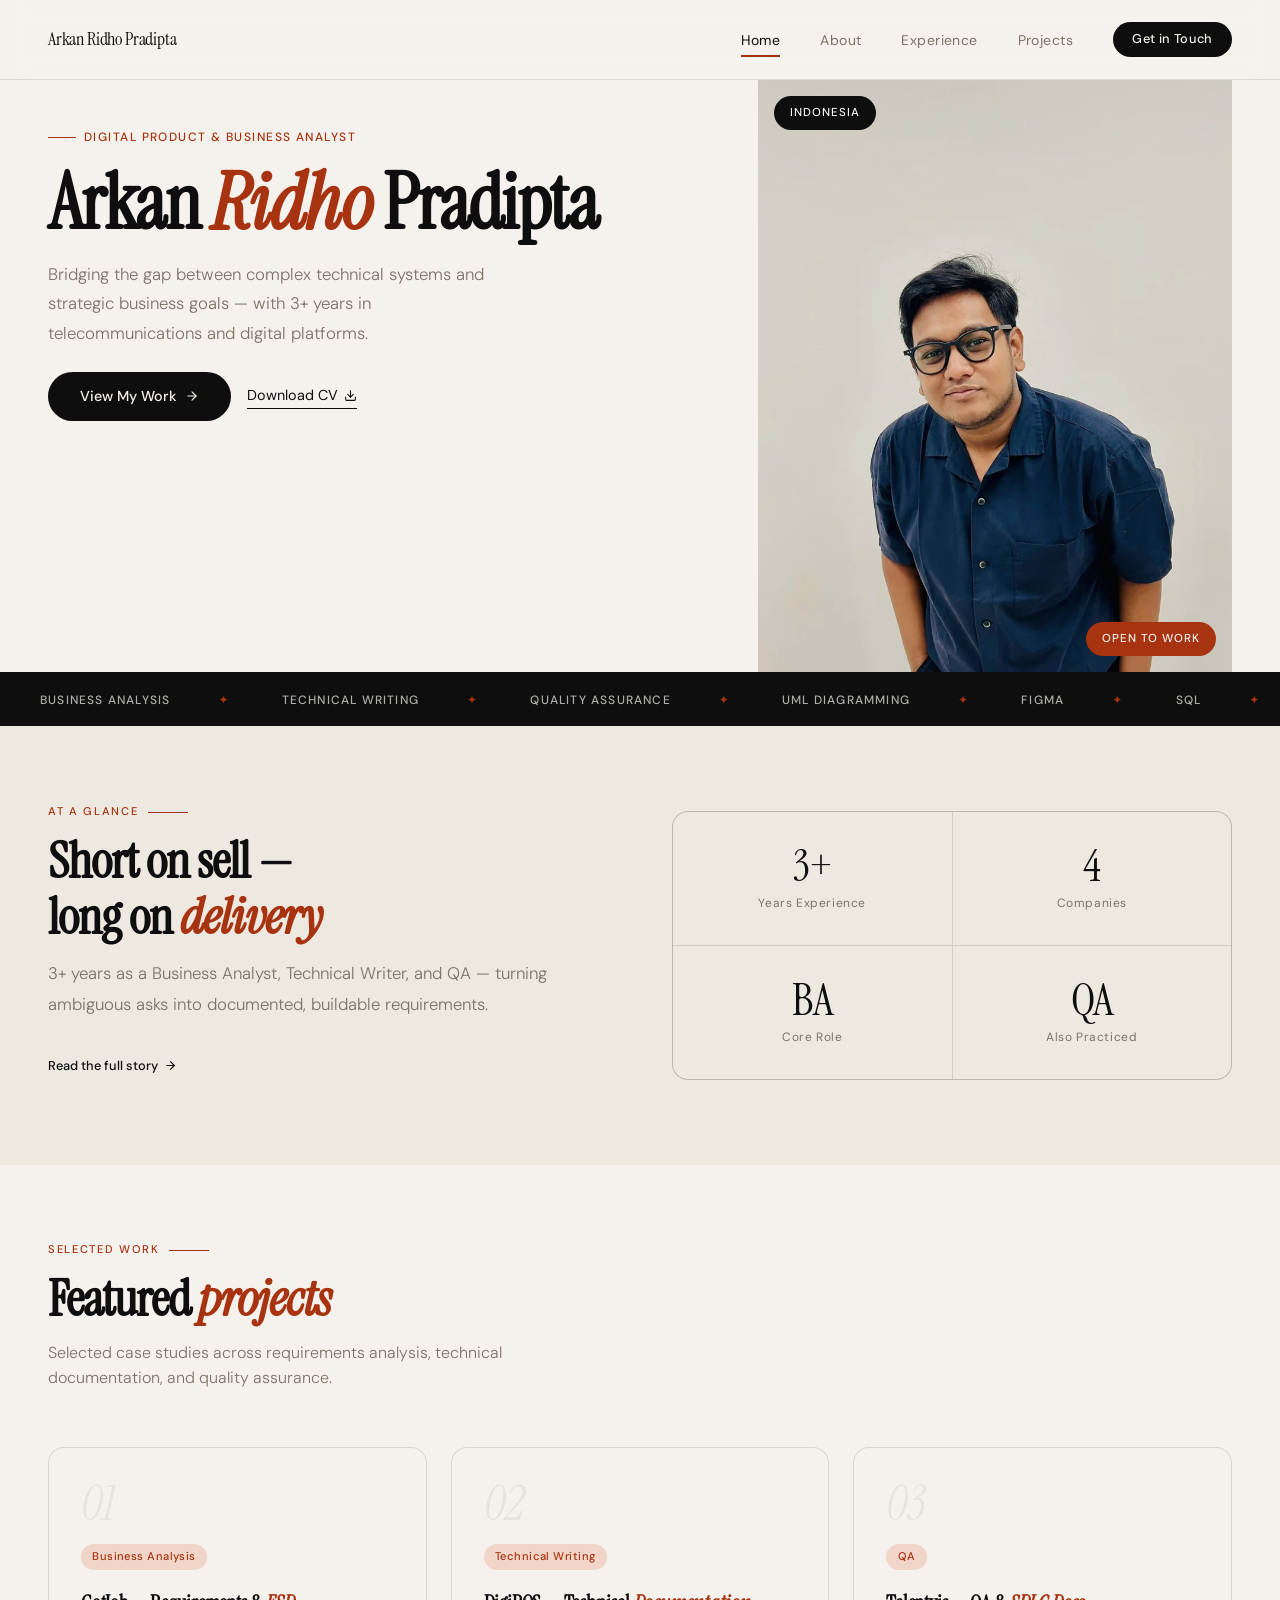
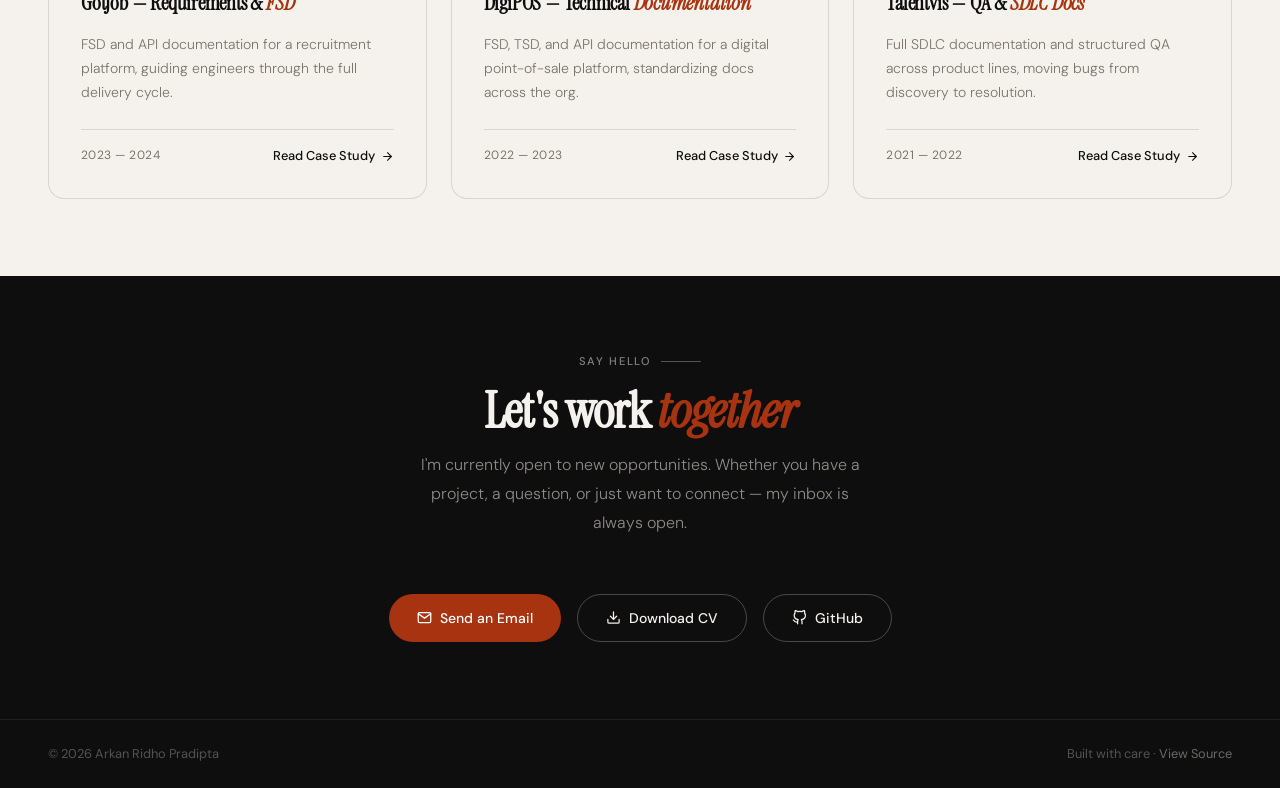
<file: index.html>
<!DOCTYPE html>
<html lang="en">
<head>
<meta charset="UTF-8">
<meta name="viewport" content="width=device-width, initial-scale=1.0">
<meta name="description" content="Arkan Ridho Pradipta — Digital Product & Business Analyst. I translate business requirements into functional specifications, user journeys, and implementation-ready documentation.">
<meta property="og:type" content="website">
<meta property="og:title" content="Arkan Ridho Pradipta — Digital Product & Business Analyst">
<meta property="og:description" content="Bridging complex technical systems and strategic business goals. 3+ years in telecommunications and digital platforms.">
<meta property="og:locale" content="en_US">
<link rel="canonical" href="https://pradiptarkan.github.io/portofolio/index.html">
<script type="application/ld+json">
{
  "@context": "https://schema.org",
  "@type": "Person",
  "name": "Arkan Ridho Pradipta",
  "url": "https://pradiptarkan.github.io/portofolio/",
  "jobTitle": "Business Analyst",
  "email": "mailto:pradiptarkan@gmail.com",
  "knowsAbout": ["Business Analysis", "Technical Writing", "Quality Assurance", "Requirements Analysis", "SDLC", "UAT"],
  "sameAs": [
    "https://github.com/pradiptarkan",
    "https://www.linkedin.com/in/pradiptarkan/"
  ]
}
</script>
<title>Arkan Ridho Pradipta — Digital Product &amp; Business Analyst</title>
<link rel="preconnect" href="https://fonts.googleapis.com">
<link rel="preconnect" href="https://fonts.gstatic.com" crossorigin>
<link href="https://fonts.googleapis.com/css2?family=Instrument+Serif:ital@0;1&family=DM+Sans:ital,opsz,wght@0,9..40,300;0,9..40,400;0,9..40,500;1,9..40,300&display=swap" rel="stylesheet">
<link rel="stylesheet" href="styles.css">
<style>
  /* ── HERO (mobile-first) ── */
  section { padding-block: clamp(3rem, 6vw, 5rem); }
  .hero {
    padding: var(--nav-height) 0 0;
    display: grid;
    grid-template-columns: 1fr;
    align-items: stretch;
    overflow: hidden;
  }
  /* Capped, centered content column — warm band stops at this edge */
  .hero-content {
    max-width: var(--max-w);
    margin-inline: auto;
    width: 100%;
    display: grid;
    grid-template-columns: 1fr;
    align-items: stretch;
  }
  .hero-copy {
    padding: 1.5rem var(--gutter) 2.5rem;
    position: relative;
    z-index: 2;
  }
  .hero-eyebrow {
    display: inline-flex;
    align-items: center;
    gap: 0.5rem;
    font-size: 0.75rem;
    font-weight: 500;
    letter-spacing: 0.12em;
    text-transform: uppercase;
    color: var(--accent);
    margin-bottom: 1rem;
  }
  .hero-eyebrow::before {
    content: '';
    display: block;
    width: 28px;
    height: 1px;
    background: var(--accent);
  }
  .hero-name {
    font-family: var(--serif);
    font-size: clamp(2.5rem, 6vw, 5.5rem);
    line-height: 1.05;
    letter-spacing: -0.02em;
    color: var(--ink);
    margin-bottom: 1rem;
    overflow-wrap: break-word;
  }
  .hero-name em { font-style: italic; color: var(--accent); }
  .hero-desc {
    font-size: 1.05rem;
    color: var(--muted);
    max-width: 440px;
    line-height: 1.75;
    margin-bottom: 1.5rem;
    font-weight: 300;
  }
  .hero-actions {
    display: flex;
    flex-direction: column;
    align-items: stretch;
    gap: 1rem;
  }
  .hero-actions a { width: 100%; justify-content: center; }
  .hero-link {
    color: var(--ink);
    text-decoration: none;
    font-size: 0.9rem;
    font-weight: 400;
    display: inline-flex;
    align-items: center;
    gap: 0.4rem;
    border-bottom: 1px solid var(--ink);
    padding-bottom: 1px;
    transition: color 0.2s, border-color 0.2s;
  }
  .hero-link:hover { color: var(--accent); border-color: var(--accent); }
  .hero-visual {
    background: var(--paper-warm);
    display: flex;
    align-items: center;
    justify-content: center;
    padding: 1rem var(--gutter) 3rem;
    overflow: hidden;
  }
  .hero-img-wrap { position: relative; width: min(100%, 320px); margin: 0 auto; }
  .hero-img {
    width: 100%;
    aspect-ratio: 4 / 5;
    object-fit: cover;
    display: block;
    filter: grayscale(15%);
    mix-blend-mode: multiply;
  }
  .hero-tag {
    position: absolute;
    background: var(--ink);
    color: var(--paper);
    font-size: 0.72rem;
    font-weight: 500;
    letter-spacing: 0.08em;
    text-transform: uppercase;
    padding: 0.5rem 1rem;
    border-radius: 100px;
  }
  .hero-tag-1 { top: 1rem; left: 1rem; }
  .hero-tag-2 { bottom: 1rem; right: 1rem; background: var(--accent); }

  /* Actions → row, image → 420px */
  @media (min-width: 480px) {
    .hero-actions { flex-direction: row; align-items: center; flex-wrap: wrap; }
    .hero-actions a { width: auto; }
    .hero-img-wrap { width: min(100%, 420px); }
  }

  /* Desktop: two-column hero */
  @media (min-width: 1024px) {
    .hero-content { grid-template-columns: 1.2fr 0.8fr; padding-inline: var(--gutter); }
    .hero-copy {
      padding: clamp(1.5rem, 4vw, 2.5rem) clamp(2rem, 4vw, 4rem) 2.5rem 0;
    }
    .hero-visual {
      padding: 0;
      background: var(--paper-warm);
      display: flex;
      align-items: center;
      justify-content: center;
      overflow: hidden;
    }
    .hero-img-wrap { width: min(100%, 480px); }
  }

  /* ── MARQUEE STRIP ── */
  .marquee-strip {
    background: var(--ink);
    color: var(--paper);
    padding: 0.9rem 0;
    overflow: hidden;
    white-space: nowrap;
  }
  .marquee-inner {
    display: inline-block;
    animation: marquee 22s linear infinite;
  }
  .marquee-inner span {
    font-size: 0.75rem;
    font-weight: 500;
    letter-spacing: 0.1em;
    text-transform: uppercase;
    margin: 0 2.5rem;
    opacity: 0.7;
  }
  .marquee-inner .dot { color: var(--accent); opacity: 1; margin: 0 0.5rem; }
  @keyframes marquee {
    from { transform: translateX(0); }
    to { transform: translateX(-50%); }
  }

  /* ── AT A GLANCE (mobile-first) ── */
  #at-a-glance {
    background: var(--paper-warm);
    display: grid;
    grid-template-columns: 1fr;
    gap: 2.5rem;
    align-items: center;
  }
  @media (min-width: 1024px) {
    #at-a-glance { grid-template-columns: 1fr 1fr; gap: clamp(3rem, 5vw, 4.5rem); }
  }
  .glance-copy p {
    color: var(--muted);
    font-weight: 300;
    font-size: 1.05rem;
    line-height: 1.85;
    margin-bottom: 1.5rem;
  }
  .glance-stats {
    display: grid;
    grid-template-columns: 1fr 1fr;
    gap: 1px;
    background: var(--border);
    border: 1px solid var(--border);
    border-radius: 1rem;
    overflow: hidden;
  }
  .stat-cell { background: var(--paper-warm); padding: 2rem 1.5rem; text-align: center; }
  .stat-num {
    font-family: var(--serif);
    font-size: 2.8rem;
    line-height: 1;
    letter-spacing: -0.03em;
    color: var(--ink);
    display: block;
  }
  .stat-label { font-size: 0.75rem; color: var(--muted); margin-top: 0.3rem; letter-spacing: 0.05em; }

  /* ── CONTACT ── */
  #contact {
    background: var(--ink);
    color: var(--paper);
    text-align: center;
  }
  #contact .section-label { justify-content: center; color: rgba(245,242,237,0.5); }
  #contact .section-label::after { background: rgba(245,242,237,0.3); }
  #contact .section-title { color: var(--paper); }
  #contact .section-title em { color: var(--accent); }
  .contact-sub {
    font-size: 1rem;
    color: rgba(245,242,237,0.55);
    max-width: 460px;
    margin: 0.25rem auto clamp(2.5rem, 5vw, 3.5rem);
    font-weight: 300;
    line-height: 1.8;
  }
  .contact-links {
    display: flex;
    justify-content: center;
    gap: 1rem;
    flex-wrap: wrap;
  }
  .contact-btn {
    display: inline-flex;
    align-items: center;
    gap: 0.5rem;
    text-decoration: none;
    padding: 0.75rem 1.75rem;
    border-radius: 100px;
    font-size: 0.875rem;
    font-weight: 500;
    font-family: var(--sans);
    transition: all 0.2s;
  }
  .contact-btn-primary { background: var(--accent); color: #fff; }
  .contact-btn-primary:hover { background: #b54520; transform: translateY(-1px); }
  .contact-btn-outline { border: 1px solid rgba(245,242,237,0.25); color: var(--paper); }
  .contact-btn-outline:hover { border-color: rgba(245,242,237,0.6); background: rgba(245,242,237,0.08); }

  /* ── FEATURED WORK (mobile-first) ── */
  #featured-work { background: var(--paper); }
  .featured-intro {
    color: var(--muted);
    font-weight: 300;
    max-width: 480px;
    margin: 0.25rem 0 clamp(2.5rem, 5vw, 3.5rem);
  }
  .featured-grid {
    display: grid;
    grid-template-columns: 1fr;
    gap: 1.5rem;
  }
  @media (min-width: 768px) { .featured-grid { grid-template-columns: repeat(2, 1fr); } }
  @media (min-width: 1024px) { .featured-grid { grid-template-columns: repeat(3, 1fr); } }
  .featured-card {
    border: 1px solid var(--border);
    border-radius: 1rem;
    background: var(--paper);
    padding: 2rem;
    position: relative;
    overflow: hidden;
    display: flex;
    flex-direction: column;
    text-decoration: none;
    color: inherit;
    transition: border-color 0.2s, transform 0.2s, box-shadow 0.2s;
  }
  .featured-card::before {
    content: '';
    position: absolute;
    top: 0; left: 0; right: 0;
    height: 3px;
    background: var(--accent);
    transform: scaleX(0);
    transform-origin: left;
    transition: transform 0.3s ease;
  }
  .featured-card:hover::before { transform: scaleX(1); }
  .featured-card:hover {
    border-color: rgba(168,51,16,0.3);
    transform: translateY(-3px);
    box-shadow: 0 16px 40px rgba(14,14,14,0.08);
  }
  .featured-num {
    font-family: var(--serif);
    font-size: 3rem;
    color: rgba(14,14,14,0.06);
    line-height: 1;
    margin-bottom: 1rem;
    font-style: italic;
  }
  .featured-tags { display: flex; gap: 0.4rem; flex-wrap: wrap; margin-bottom: 1rem; }
  .featured-title {
    font-family: var(--serif);
    font-size: 1.3rem;
    letter-spacing: -0.01em;
    margin-bottom: 0.9rem;
  }
  .featured-title em { font-style: italic; color: var(--accent); }
  .featured-desc {
    font-size: 0.875rem;
    color: var(--muted);
    font-weight: 300;
    line-height: 1.7;
    flex: 1;
  }
  .featured-footer {
    display: flex;
    justify-content: space-between;
    align-items: center;
    margin-top: 1.5rem;
    padding-top: 1rem;
    border-top: 1px solid var(--border);
  }
  .featured-year { font-size: 0.75rem; color: var(--muted); letter-spacing: 0.04em; }
  .featured-link {
    display: inline-flex;
    align-items: center;
    gap: 0.35rem;
    font-size: 0.8rem;
    font-weight: 500;
    color: var(--ink);
    transition: color 0.2s;
  }
  .featured-card:hover .featured-link { color: var(--accent); }
  .featured-link svg { width: 13px; height: 13px; stroke: currentColor; fill: none; stroke-width: 2; stroke-linecap: round; stroke-linejoin: round; }

  /* Reduced-motion: the marquee is governed by the shared reduce rule
     in styles.css, which stops the animation (WCAG 2.2.2). Do NOT
     re-enable it here with !important — that defeats the preference. */
</style>
</head>
<body>
  <a class="skip-link" href="#main">Skip to main content</a>

<!-- NAV -->
<nav class="nav" aria-label="Main navigation">
  <a href="index.html" class="nav-logo" aria-label="Arkan Ridho Pradipta — Home">Arkan Ridho Pradipta</a>
  <button class="nav-toggle" id="nav-toggle" aria-label="Toggle navigation menu" aria-expanded="false" aria-controls="nav-links">
    <svg viewBox="0 0 24 24" aria-hidden="true"><line x1="3" y1="6" x2="21" y2="6"/><line x1="3" y1="12" x2="21" y2="12"/><line x1="3" y1="18" x2="21" y2="18"/></svg>
  </button>
  <ul class="nav-links" id="nav-links">
    <li><a href="index.html">Home</a></li>
    <li><a href="about.html">About</a></li>
    <li><a href="work.html">Experience</a></li>
    <li><a href="projects.html">Projects</a></li>
    <li><a href="contact.html" class="nav-cta">Get in Touch</a></li>
  </ul>
</nav>

<main id="main">

<!-- HERO -->
<section class="hero" aria-label="Introduction">
  <div class="hero-content">
    <div class="hero-copy">
      <p class="hero-eyebrow">Digital Product &amp; Business Analyst</p>
      <h1 class="hero-name">
        <span>Arkan</span>
        <em>Ridho</em>
        <span>Pradipta</span>
      </h1>
      <p class="hero-desc">
        Bridging the gap between complex technical systems and strategic business goals — with 3+ years in telecommunications and digital platforms.
      </p>
      <div class="hero-actions">
        <a href="projects.html" class="btn-primary">
          View My Work
          <svg width="14" height="14" viewBox="0 0 24 24" fill="none" stroke="currentColor" stroke-width="2" stroke-linecap="round" stroke-linejoin="round" aria-hidden="true"><line x1="5" y1="12" x2="19" y2="12"/><polyline points="12 5 19 12 12 19"/></svg>
        </a>
        <a href="CV_Arkan_Ridho_Pradipta.pdf" class="hero-link" download="">
          Download CV
          <svg width="13" height="13" viewBox="0 0 24 24" fill="none" stroke="currentColor" stroke-width="2" stroke-linecap="round" stroke-linejoin="round" aria-hidden="true"><path d="M21 15v4a2 2 0 0 1-2 2H5a2 2 0 0 1-2-2v-4"/><polyline points="7 10 12 15 17 10"/><line x1="12" y1="15" x2="12" y2="3"/></svg>
        </a>
      </div>
    </div>
    <div class="hero-visual">
      <div class="hero-img-wrap">
        <img src="assets/arkan.webp" class="hero-img" alt="Portrait of Arkan Ridho Pradipta" width="800" height="1000" fetchpriority="high">
        <span class="hero-tag hero-tag-1">Indonesia</span>
        <span class="hero-tag hero-tag-2">Open to Work</span>
      </div>
    </div>
  </div>
</section>

<!-- MARQUEE -->
<div class="marquee-strip" aria-hidden="true">
  <div class="marquee-inner">
    <span>Business Analysis</span><span class="dot">✦</span>
    <span>Technical Writing</span><span class="dot">✦</span>
    <span>Quality Assurance</span><span class="dot">✦</span>
    <span>UML Diagramming</span><span class="dot">✦</span>
    <span>Figma</span><span class="dot">✦</span>
    <span>SQL</span><span class="dot">✦</span>
    <span>Postman</span><span class="dot">✦</span>
    <span>Product Management</span><span class="dot">✦</span>
    <span>Business Analysis</span><span class="dot">✦</span>
    <span>Technical Writing</span><span class="dot">✦</span>
    <span>Quality Assurance</span><span class="dot">✦</span>
    <span>UML Diagramming</span><span class="dot">✦</span>
    <span>Figma</span><span class="dot">✦</span>
    <span>SQL</span><span class="dot">✦</span>
    <span>Postman</span><span class="dot">✦</span>
    <span>Product Management</span><span class="dot">✦</span>
  </div>
</div>

<!-- AT A GLANCE -->
<section id="at-a-glance" aria-labelledby="glance-title">
  <div class="glance-copy fade-up">
    <div class="section-label">At a glance</div>
    <h2 class="section-title" id="glance-title">Short on sell —<br>long on <em>delivery</em></h2>
    <p>3+ years as a Business Analyst, Technical Writer, and QA — turning ambiguous asks into documented, buildable requirements.</p>
    <a href="about.html" class="btn-link-arrow">
      Read the full story
      <svg viewBox="0 0 24 24" aria-hidden="true"><line x1="5" y1="12" x2="19" y2="12"/><polyline points="12 5 19 12 12 19"/></svg>
    </a>
  </div>
  <div class="glance-stats fade-up">
    <div class="stat-cell">
      <span class="stat-num">3+</span>
      <div class="stat-label">Years Experience</div>
    </div>
    <div class="stat-cell">
      <span class="stat-num">4</span>
      <div class="stat-label">Companies</div>
    </div>
    <div class="stat-cell">
      <span class="stat-num">BA</span>
      <div class="stat-label">Core Role</div>
    </div>
    <div class="stat-cell">
      <span class="stat-num">QA</span>
      <div class="stat-label">Also Practiced</div>
    </div>
  </div>
</section>

<!-- FEATURED WORK -->
<section id="featured-work" aria-labelledby="featured-title">
  <div class="fade-up">
    <div class="section-label">Selected Work</div>
    <h2 class="section-title" id="featured-title">Featured <em>projects</em></h2>
    <p class="featured-intro">Selected case studies across requirements analysis, technical documentation, and quality assurance.</p>
  </div>
  <div class="featured-grid">

    <a href="project-gotjob.html" class="featured-card fade-up">
      <div class="featured-num" aria-hidden="true">01</div>
      <div class="featured-tags">
        <span class="case-tag">Business Analysis</span>
      </div>
      <h3 class="featured-title">GotJob — Requirements &amp; <em>FSD</em></h3>
      <p class="featured-desc">FSD and API documentation for a recruitment platform, guiding engineers through the full delivery cycle.</p>
      <div class="featured-footer">
        <span class="featured-year">2023 — 2024</span>
        <span class="featured-link">
          Read Case Study
          <svg viewBox="0 0 24 24" aria-hidden="true"><line x1="5" y1="12" x2="19" y2="12"/><polyline points="12 5 19 12 12 19"/></svg>
        </span>
      </div>
    </a>

    <a href="project-digipos.html" class="featured-card fade-up">
      <div class="featured-num" aria-hidden="true">02</div>
      <div class="featured-tags">
        <span class="case-tag">Technical Writing</span>
      </div>
      <h3 class="featured-title">DigiPOS — Technical <em>Documentation</em></h3>
      <p class="featured-desc">FSD, TSD, and API documentation for a digital point-of-sale platform, standardizing docs across the org.</p>
      <div class="featured-footer">
        <span class="featured-year">2022 — 2023</span>
        <span class="featured-link">
          Read Case Study
          <svg viewBox="0 0 24 24" aria-hidden="true"><line x1="5" y1="12" x2="19" y2="12"/><polyline points="12 5 19 12 12 19"/></svg>
        </span>
      </div>
    </a>

    <a href="project-talentvis.html" class="featured-card fade-up">
      <div class="featured-num" aria-hidden="true">03</div>
      <div class="featured-tags">
        <span class="case-tag">QA</span>
      </div>
      <h3 class="featured-title">Talentvis — QA &amp; <em>SDLC Docs</em></h3>
      <p class="featured-desc">Full SDLC documentation and structured QA across product lines, moving bugs from discovery to resolution.</p>
      <div class="featured-footer">
        <span class="featured-year">2021 — 2022</span>
        <span class="featured-link">
          Read Case Study
          <svg viewBox="0 0 24 24" aria-hidden="true"><line x1="5" y1="12" x2="19" y2="12"/><polyline points="12 5 19 12 12 19"/></svg>
        </span>
      </div>
    </a>

  </div>
</section>

<!-- CONTACT -->
<section id="contact" aria-labelledby="contact-title">
  <div class="section-label">Say hello</div>
  <h2 class="section-title" id="contact-title">Let's work <em>together</em></h2>
  <p class="contact-sub">I'm currently open to new opportunities. Whether you have a project, a question, or just want to connect — my inbox is always open.</p>
  <div class="contact-links">
    <a href="mailto:pradiptarkan@gmail.com" class="contact-btn contact-btn-primary">
      <svg width="15" height="15" viewBox="0 0 24 24" fill="none" stroke="currentColor" stroke-width="2" stroke-linecap="round" stroke-linejoin="round" aria-hidden="true"><path d="M4 4h16c1.1 0 2 .9 2 2v12c0 1.1-.9 2-2 2H4c-1.1 0-2-.9-2-2V6c0-1.1.9-2 2-2z"/><polyline points="22,6 12,13 2,6"/></svg>
      Send an Email
    </a>
    <a href="CV_Arkan_Ridho_Pradipta.pdf" class="contact-btn contact-btn-outline" download>
      <svg width="15" height="15" viewBox="0 0 24 24" fill="none" stroke="currentColor" stroke-width="2" stroke-linecap="round" stroke-linejoin="round" aria-hidden="true"><path d="M21 15v4a2 2 0 0 1-2 2H5a2 2 0 0 1-2-2v-4"/><polyline points="7 10 12 15 17 10"/><line x1="12" y1="15" x2="12" y2="3"/></svg>
      Download CV
    </a>
    <a href="https://github.com/pradiptarkan" class="contact-btn contact-btn-outline" target="_blank" rel="noopener">
      <svg width="15" height="15" viewBox="0 0 24 24" fill="none" stroke="currentColor" stroke-width="2" stroke-linecap="round" stroke-linejoin="round" aria-hidden="true"><path d="M9 19c-5 1.5-5-2.5-7-3m14 6v-3.87a3.37 3.37 0 0 0-.94-2.61c3.14-.35 6.44-1.54 6.44-7A5.44 5.44 0 0 0 20 4.77 5.07 5.07 0 0 0 19.91 1S18.73.65 16 2.48a13.38 13.38 0 0 0-7 0C6.27.65 5.09 1 5.09 1A5.07 5.07 0 0 0 5 4.77a5.44 5.44 0 0 0-1.5 3.78c0 5.42 3.3 6.61 6.44 7A3.37 3.37 0 0 0 9 18.13V22"/></svg>
      GitHub
    </a>
  </div>
</section>

</main>

<footer class="footer">
  <span>© <span id="year">2026</span> Arkan Ridho Pradipta</span>
  <span>Built with care · <a href="https://github.com/pradiptarkan/portofolio" target="_blank" rel="noopener">View Source</a></span>
</footer>

<script src="main.js"></script>
</body>
</html>
</file>
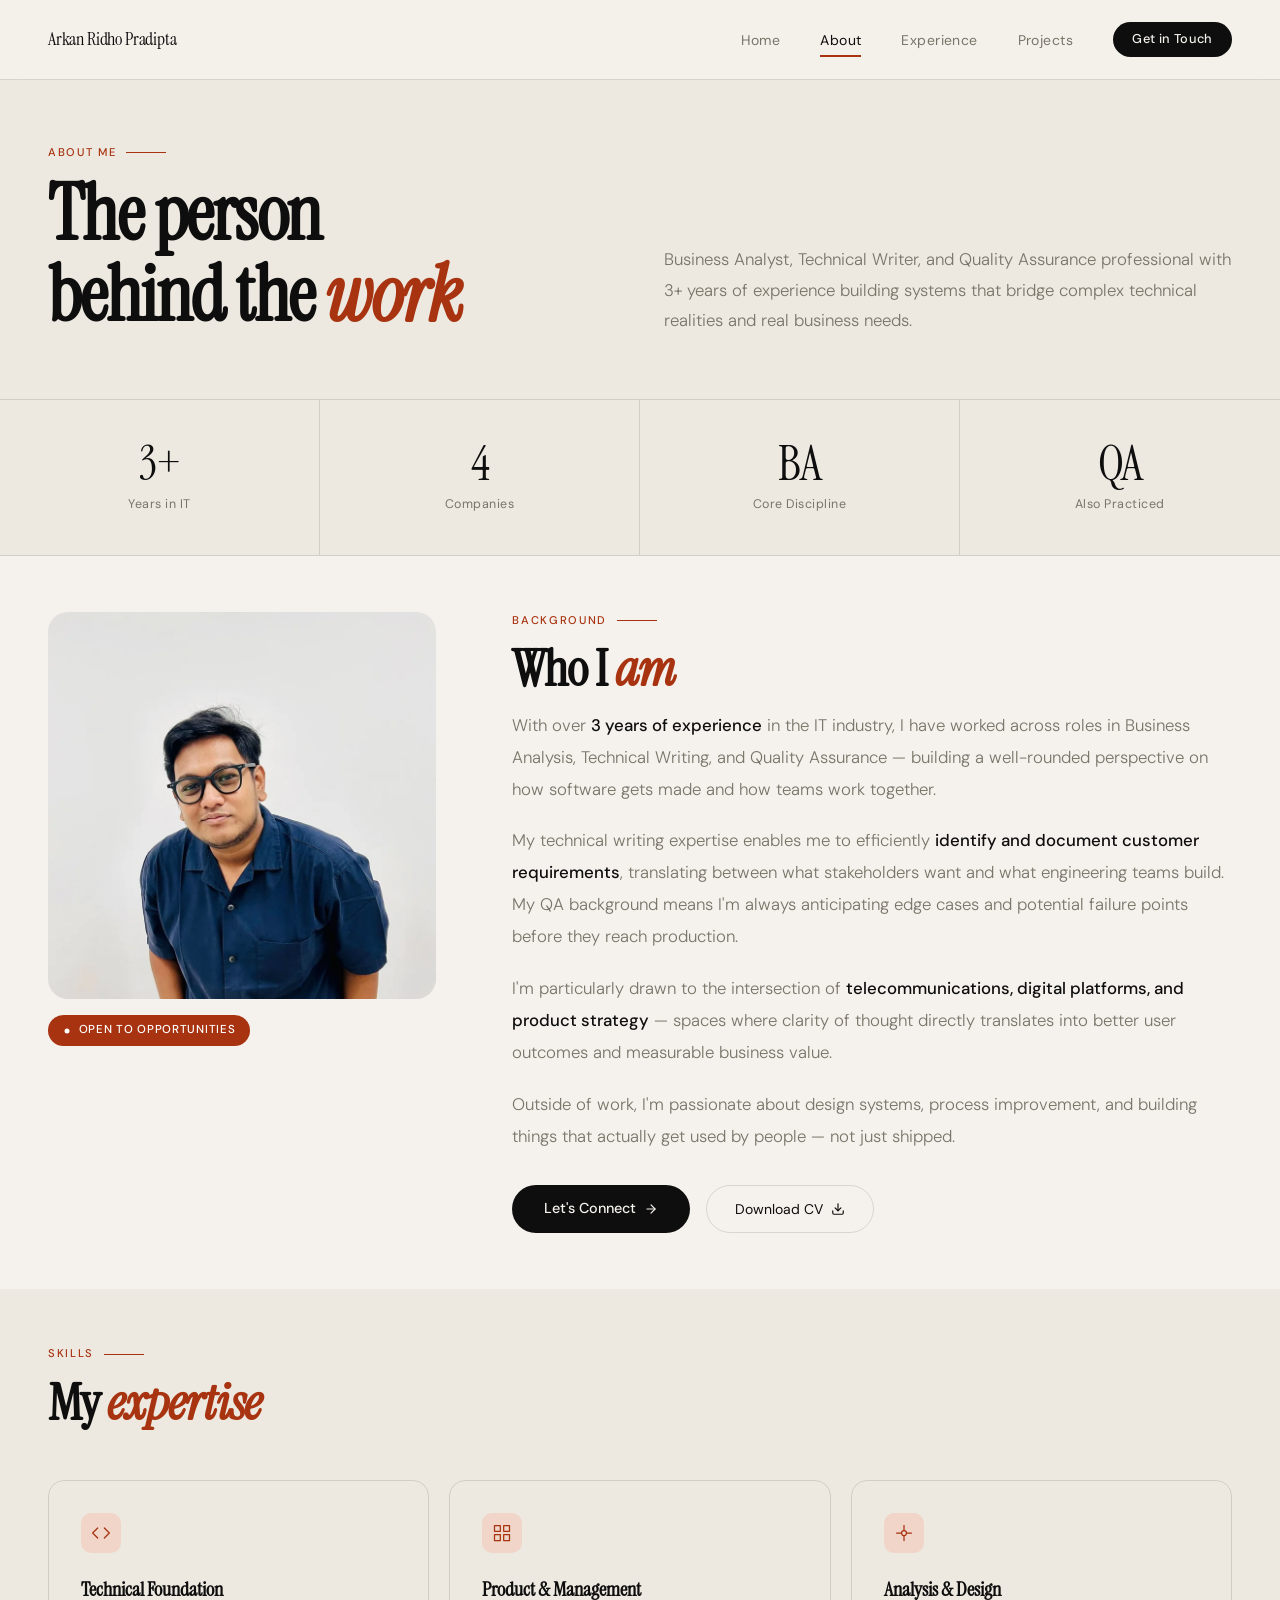
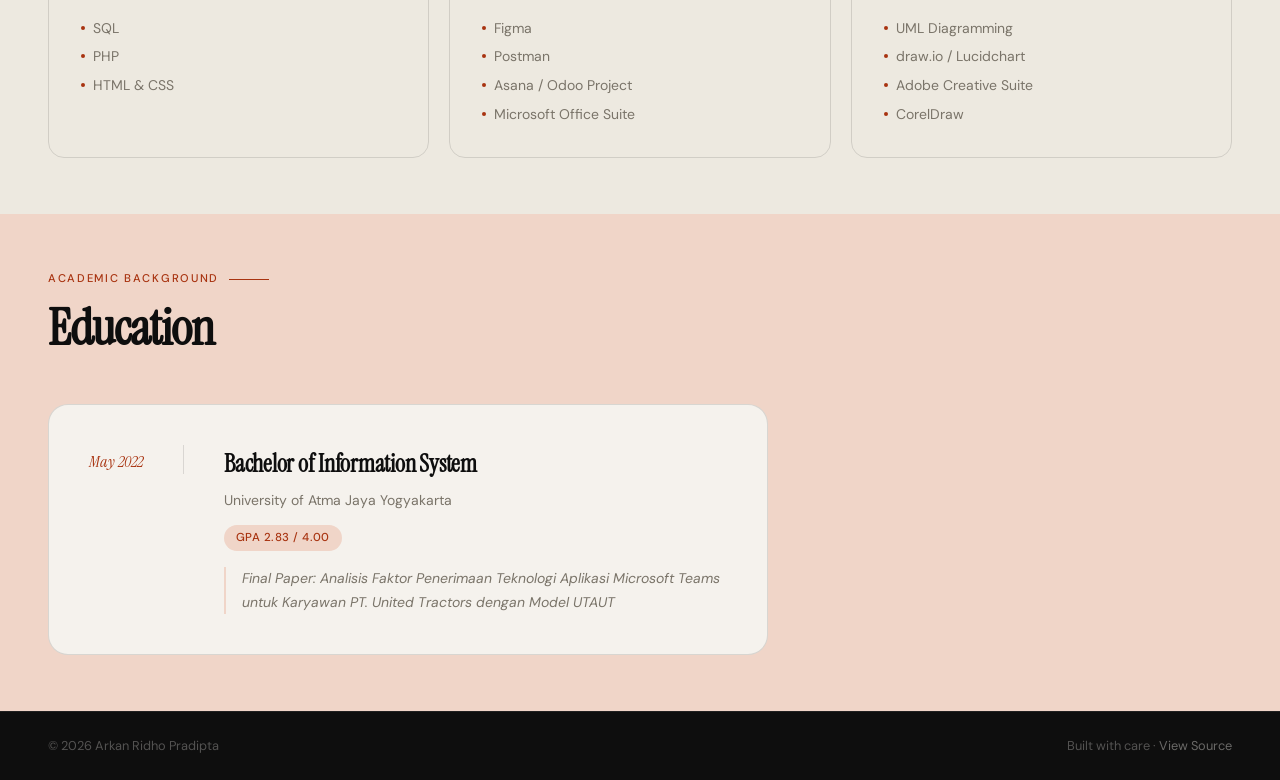
<file: about.html>
<!DOCTYPE html>
<html lang="en">
<head>
<meta charset="UTF-8">
<meta name="viewport" content="width=device-width, initial-scale=1.0">
<meta name="description" content="About Arkan Ridho Pradipta — Digital Product & Business Analyst with 3+ years in IT, telecommunications, and digital platforms.">
<meta property="og:type" content="website">
<meta property="og:title" content="About — Arkan Ridho Pradipta">
<meta property="og:description" content="Business Analyst, Technical Writer, and QA professional with 3+ years bridging technical realities and business needs.">
<link rel="canonical" href="https://pradiptarkan.github.io/portofolio/about.html">
<title>About — Arkan Ridho Pradipta</title>
<link rel="preconnect" href="https://fonts.googleapis.com">
<link rel="preconnect" href="https://fonts.gstatic.com" crossorigin>
<link href="https://fonts.googleapis.com/css2?family=Instrument+Serif:ital@0;1&family=DM+Sans:ital,opsz,wght@0,9..40,300;0,9..40,400;0,9..40,500;1,9..40,300&display=swap" rel="stylesheet">
<link rel="stylesheet" href="styles.css">
<style>
  /* PROFILE SPLIT (mobile-first) */
  .profile-section {
    background: var(--paper);
    display: grid;
    grid-template-columns: 1fr;
    gap: 2.5rem;
    align-items: start;
    padding-block: clamp(2rem, 5vw, 3.5rem);
  }
  @media (min-width: 768px) {
    .profile-section { grid-template-columns: minmax(0, 0.7fr) minmax(0, 1.3fr); gap: clamp(3rem, 6vw, 5rem); }
  }
  .profile-photo-wrap { position: static; }
  @media (min-width: 1024px) { .profile-photo-wrap { position: sticky; top: calc(var(--nav-height) + 2rem); } }
  .profile-photo { width: 100%; border-radius: 1.25rem; display: block; aspect-ratio: 1 / 1; object-fit: cover; filter: grayscale(10%); }
  .profile-badge {
    display: inline-flex;
    align-items: center;
    gap: 0.4rem;
    background: var(--accent);
    color: #fff;
    font-size: 0.72rem;
    font-weight: 500;
    letter-spacing: 0.06em;
    text-transform: uppercase;
    padding: 0.4rem 0.9rem;
    border-radius: 100px;
    margin-top: 1rem;
  }
  .profile-body p {
    color: var(--muted);
    font-weight: 300;
    line-height: 1.9;
    margin-bottom: 1.25rem;
    font-size: 1.05rem;
  }
  .profile-body p strong { color: var(--ink); font-weight: 500; }
  .profile-actions { display: flex; gap: 1rem; flex-wrap: wrap; margin-top: 2rem; }

  /* STATS ROW (mobile-first) */
  .stats-row {
    background: var(--paper-warm);
    border-bottom: 1px solid var(--border);
    display: grid;
    grid-template-columns: repeat(2, 1fr);
  }
  .stat-cell { padding: clamp(1.75rem, 4vw, 2.5rem) 1rem; text-align: center; border-right: 1px solid var(--border); border-bottom: 1px solid var(--border); }
  .stat-cell:nth-child(2n) { border-right: none; }
  .stat-cell:nth-last-child(-n+2) { border-bottom: none; }
  @media (min-width: 768px) {
    .stats-row { grid-template-columns: repeat(4, 1fr); }
    .stat-cell { border-bottom: none; border-right: 1px solid var(--border); }
    .stat-cell:nth-child(2n) { border-right: 1px solid var(--border); }
    .stat-cell:last-child { border-right: none; }
  }
  .stat-num {
    font-family: var(--serif);
    font-size: clamp(2.25rem, 5vw, 3rem);
    line-height: 1;
    letter-spacing: -0.03em;
    display: block;
  }
  .stat-label { font-size: 0.78rem; color: var(--muted); margin-top: 0.4rem; letter-spacing: 0.04em; }

  /* EXPERTISE (mobile-first) — warm band so it reads clearly off the profile section */
  #expertise {
    background: var(--paper-warm);
    padding-block: clamp(2rem, 5vw, 3.5rem);
  }
  .expertise-grid { display: grid; grid-template-columns: 1fr; gap: 1.25rem; margin-top: clamp(2rem, 4vw, 3rem); }
  @media (min-width: 768px) { .expertise-grid { grid-template-columns: repeat(2, 1fr); } }
  @media (min-width: 1024px) { .expertise-grid { grid-template-columns: repeat(3, 1fr); } }
  .expertise-card {
    border: 1px solid var(--border);
    border-radius: 1rem;
    padding: 2rem;
    position: relative;
    overflow: hidden;
    transition: border-color 0.2s, transform 0.2s, box-shadow 0.2s;
  }
  .expertise-card::before {
    content: '';
    position: absolute;
    top: 0; left: 0; right: 0;
    height: 3px;
    background: var(--accent);
    transform: scaleX(0);
    transform-origin: left;
    transition: transform 0.3s ease;
  }
  .expertise-card:hover::before { transform: scaleX(1); }
  .expertise-card:hover {
    border-color: rgba(168,51,16,0.25);
    transform: translateY(-3px);
    box-shadow: 0 16px 40px rgba(14,14,14,0.07);
  }
  .expertise-icon {
    width: 40px;
    height: 40px;
    background: var(--accent-light);
    border-radius: 10px;
    display: flex;
    align-items: center;
    justify-content: center;
    margin-bottom: 1.25rem;
  }
  .expertise-icon svg { width: 20px; height: 20px; stroke: var(--accent); fill: none; stroke-width: 1.5; stroke-linecap: round; stroke-linejoin: round; }
  .expertise-card h3 { font-family: var(--serif); font-size: 1.25rem; margin-bottom: 0.75rem; }
  .expertise-list { list-style: none; display: flex; flex-direction: column; gap: 0.4rem; }
  .expertise-list li { font-size: 0.875rem; color: var(--muted); display: flex; align-items: center; gap: 0.5rem; }
  .expertise-list li::before { content: ''; width: 4px; height: 4px; border-radius: 50%; background: var(--accent); flex-shrink: 0; }

  /* EDUCATION (mobile-first) — distinct band so it reads clearly off #expertise */
  #education {
    background: var(--accent-light);
    padding-block: clamp(2rem, 5vw, 3.5rem);
  }
  #education .section-title em { color: var(--ink); }
  #education .edu-card { color: var(--ink); }
  .edu-card {
    background: var(--paper);
    border: 1px solid var(--border);
    border-radius: 1.25rem;
    padding: clamp(2rem, 4vw, 2.5rem);
    max-width: 720px;
    display: grid;
    grid-template-columns: 1fr;
    gap: 1.25rem;
    align-items: start;
    margin-top: clamp(2rem, 4vw, 3rem);
  }
  @media (min-width: 768px) {
    .edu-card { grid-template-columns: auto 1fr; gap: 2.5rem; }
  }
  .edu-year {
    font-family: var(--serif);
    font-size: 1rem;
    color: var(--accent);
    font-style: italic;
    white-space: nowrap;
  }
  @media (min-width: 768px) {
    .edu-year { border-right: 1px solid var(--border); padding-right: 2.5rem; padding-top: 0.2rem; }
  }
  .edu-body h3 { font-family: var(--serif); font-size: 1.5rem; margin-bottom: 0.3rem; letter-spacing: -0.01em; }
  .edu-school { font-size: 0.875rem; color: var(--muted); margin-bottom: 0.75rem; }
  .edu-gpa {
    display: inline-block;
    background: var(--accent-light);
    color: var(--accent);
    font-size: 0.72rem;
    font-weight: 500;
    padding: 0.25rem 0.75rem;
    border-radius: 100px;
    letter-spacing: 0.04em;
    margin-bottom: 1rem;
  }
  .edu-thesis {
    font-size: 0.875rem;
    color: var(--muted);
    font-style: italic;
    line-height: 1.65;
    border-left: 2px solid var(--accent-light);
    padding-left: 1rem;
  }
</style>
</head>
<body>
  <a class="skip-link" href="#main">Skip to main content</a>

<!-- NAV -->
<nav class="nav" aria-label="Main navigation">
  <a href="index.html" class="nav-logo" aria-label="Arkan Ridho Pradipta — Home">Arkan Ridho Pradipta</a>
  <button class="nav-toggle" id="nav-toggle" aria-label="Toggle navigation menu" aria-expanded="false" aria-controls="nav-links">
    <svg viewBox="0 0 24 24" aria-hidden="true"><line x1="3" y1="6" x2="21" y2="6"/><line x1="3" y1="12" x2="21" y2="12"/><line x1="3" y1="18" x2="21" y2="18"/></svg>
  </button>
  <ul class="nav-links" id="nav-links">
    <li><a href="index.html">Home</a></li>
    <li><a href="about.html">About</a></li>
    <li><a href="work.html">Experience</a></li>
    <li><a href="projects.html">Projects</a></li>
    <li><a href="contact.html" class="nav-cta">Get in Touch</a></li>
  </ul>
</nav>

<main id="main">

<header class="page-header">
  <div class="page-header-left fade-up">
    <div class="eyebrow">About me</div>
    <h1 class="page-title">The person<br>behind the <em>work</em></h1>
  </div>
  <div class="page-header-right fade-up">
    <p>Business Analyst, Technical Writer, and Quality Assurance professional with 3+ years of experience building systems that bridge complex technical realities and real business needs.</p>
  </div>
</header>

<!-- STATS -->
<div class="stats-row" aria-label="Key facts">
  <div class="stat-cell fade-up">
    <span class="stat-num">3+</span>
    <div class="stat-label">Years in IT</div>
  </div>
  <div class="stat-cell fade-up">
    <span class="stat-num">4</span>
    <div class="stat-label">Companies</div>
  </div>
  <div class="stat-cell fade-up">
    <span class="stat-num">BA</span>
    <div class="stat-label">Core Discipline</div>
  </div>
  <div class="stat-cell fade-up">
    <span class="stat-num">QA</span>
    <div class="stat-label">Also Practiced</div>
  </div>
</div>

<!-- PROFILE -->
<section class="profile-section" aria-labelledby="profile-title">
  <div class="profile-photo-wrap fade-up">
    <img src="assets/arkan.webp" alt="Portrait of Arkan Ridho Pradipta" class="profile-photo">
    <span class="profile-badge">
      <svg width="10" height="10" viewBox="0 0 24 24" fill="currentColor" aria-hidden="true"><circle cx="12" cy="12" r="6"/></svg>
      Open to Opportunities
    </span>
  </div>
  <div class="profile-body fade-up">
    <div class="section-label">Background</div>
    <h2 class="section-title" id="profile-title">Who I <em>am</em></h2>
    <p>With over <strong>3 years of experience</strong> in the IT industry, I have worked across roles in Business Analysis, Technical Writing, and Quality Assurance — building a well-rounded perspective on how software gets made and how teams work together.</p>
    <p>My technical writing expertise enables me to efficiently <strong>identify and document customer requirements</strong>, translating between what stakeholders want and what engineering teams build. My QA background means I'm always anticipating edge cases and potential failure points before they reach production.</p>
    <p>I'm particularly drawn to the intersection of <strong>telecommunications, digital platforms, and product strategy</strong> — spaces where clarity of thought directly translates into better user outcomes and measurable business value.</p>
    <p>Outside of work, I'm passionate about design systems, process improvement, and building things that actually get used by people — not just shipped.</p>
    <div class="profile-actions">
      <a href="contact.html" class="btn-primary">
        Let's Connect
        <svg width="14" height="14" viewBox="0 0 24 24" fill="none" stroke="currentColor" stroke-width="2" stroke-linecap="round" stroke-linejoin="round" aria-hidden="true"><line x1="5" y1="12" x2="19" y2="12"/><polyline points="12 5 19 12 12 19"/></svg>
      </a>
      <a href="CV_Arkan_Ridho_Pradipta.pdf" class="btn-outline" download>
        Download CV
        <svg width="14" height="14" viewBox="0 0 24 24" fill="none" stroke="currentColor" stroke-width="2" stroke-linecap="round" stroke-linejoin="round" aria-hidden="true"><path d="M21 15v4a2 2 0 0 1-2 2H5a2 2 0 0 1-2-2v-4"/><polyline points="7 10 12 15 17 10"/><line x1="12" y1="15" x2="12" y2="3"/></svg>
      </a>
    </div>
  </div>
</section>

<!-- EXPERTISE -->
<section id="expertise" aria-labelledby="expertise-title">
  <div class="fade-up">
    <div class="section-label">Skills</div>
    <h2 class="section-title" id="expertise-title">My <em>expertise</em></h2>
  </div>
  <div class="expertise-grid">
    <div class="expertise-card fade-up">
      <div class="expertise-icon">
        <svg viewBox="0 0 24 24" aria-hidden="true"><polyline points="16 18 22 12 16 6"/><polyline points="8 6 2 12 8 18"/></svg>
      </div>
      <h3>Technical Foundation</h3>
      <ul class="expertise-list">
        <li>SQL</li>
        <li>PHP</li>
        <li>HTML &amp; CSS</li>
      </ul>
    </div>
    <div class="expertise-card fade-up">
      <div class="expertise-icon">
        <svg viewBox="0 0 24 24" aria-hidden="true"><rect x="3" y="3" width="7" height="7"/><rect x="14" y="3" width="7" height="7"/><rect x="14" y="14" width="7" height="7"/><rect x="3" y="14" width="7" height="7"/></svg>
      </div>
      <h3>Product &amp; Management</h3>
      <ul class="expertise-list">
        <li>Figma</li>
        <li>Postman</li>
        <li>Asana / Odoo Project</li>
        <li>Microsoft Office Suite</li>
      </ul>
    </div>
    <div class="expertise-card fade-up">
      <div class="expertise-icon">
        <svg viewBox="0 0 24 24" aria-hidden="true"><circle cx="12" cy="12" r="3"/><line x1="12" y1="3" x2="12" y2="9"/><line x1="12" y1="15" x2="12" y2="21"/><line x1="3" y1="12" x2="9" y2="12"/><line x1="15" y1="12" x2="21" y2="12"/></svg>
      </div>
      <h3>Analysis &amp; Design</h3>
      <ul class="expertise-list">
        <li>UML Diagramming</li>
        <li>draw.io / Lucidchart</li>
        <li>Adobe Creative Suite</li>
        <li>CorelDraw</li>
      </ul>
    </div>
  </div>
</section>

<!-- EDUCATION -->
<section id="education" aria-labelledby="education-title">
  <div class="fade-up">
    <div class="section-label">Academic background</div>
    <h2 class="section-title" id="education-title">Education</h2>
  </div>
  <div class="edu-card fade-up">
    <div class="edu-year">May 2022</div>
    <div class="edu-body">
      <h3>Bachelor of Information System</h3>
      <p class="edu-school">University of Atma Jaya Yogyakarta</p>
      <span class="edu-gpa">GPA 2.83 / 4.00</span>
      <p class="edu-thesis">Final Paper: Analisis Faktor Penerimaan Teknologi Aplikasi Microsoft Teams untuk Karyawan PT. United Tractors dengan Model UTAUT</p>
    </div>
  </div>
</section>

</main>

<footer class="footer">
  <span>© <span id="year">2026</span> Arkan Ridho Pradipta</span>
  <span>Built with care · <a href="https://github.com/pradiptarkan/portofolio" target="_blank" rel="noopener">View Source</a></span>
</footer>

<script src="main.js"></script>
</body>
</html>
</file>
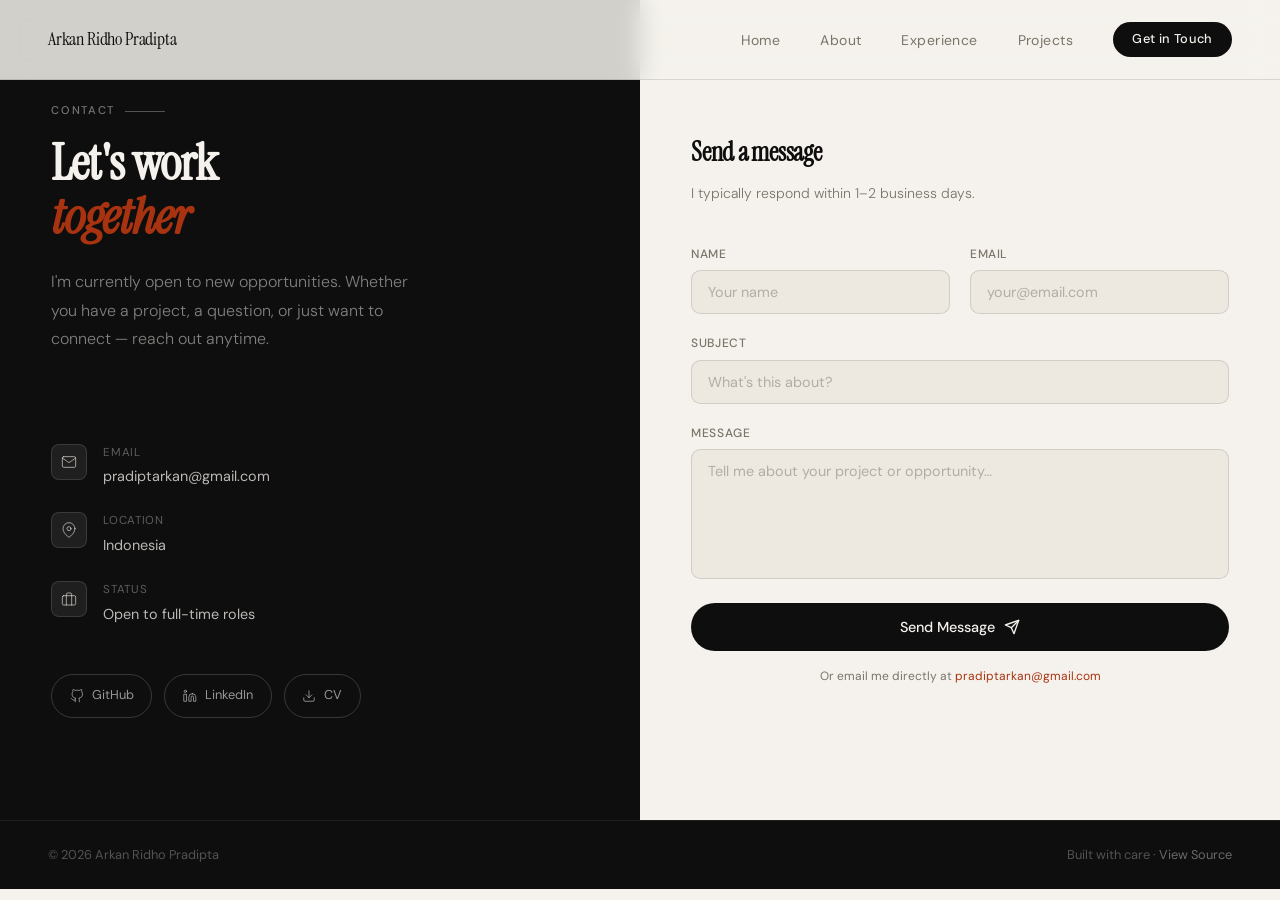
<file: contact.html>
<!DOCTYPE html>
<html lang="en">
<head>
<meta charset="UTF-8">
<meta name="viewport" content="width=device-width, initial-scale=1.0">
<meta name="description" content="Get in touch with Arkan Ridho Pradipta — Business Analyst open to new opportunities.">
<meta property="og:type" content="website">
<meta property="og:title" content="Contact — Arkan Ridho Pradipta">
<meta property="og:description" content="Open to new opportunities. Reach out to discuss a project, a question, or to connect.">
<link rel="canonical" href="https://pradiptarkan.github.io/portofolio/contact.html">
<title>Contact — Arkan Ridho Pradipta</title>
<link rel="preconnect" href="https://fonts.googleapis.com">
<link rel="preconnect" href="https://fonts.gstatic.com" crossorigin>
<link href="https://fonts.googleapis.com/css2?family=Instrument+Serif:ital@0;1&family=DM+Sans:ital,opsz,wght@0,9..40,300;0,9..40,400;0,9..40,500;1,9..40,300&display=swap" rel="stylesheet">
<link rel="stylesheet" href="styles.css">
<style>
  /* CONTACT HERO (mobile-first) */
  .contact-hero { min-height: auto; display: grid; grid-template-columns: 1fr; }
  .contact-left {
    background: var(--ink);
    color: var(--paper);
    padding: calc(var(--nav-height) + 2rem) var(--gutter) 3rem;
    display: flex;
    flex-direction: column;
    justify-content: space-between;
  }
  .contact-eyebrow {
    font-size: 0.7rem;
    font-weight: 500;
    letter-spacing: 0.15em;
    text-transform: uppercase;
    color: rgba(245,242,237,0.45);
    margin-bottom: 1rem;
    display: flex;
    align-items: center;
    gap: 0.6rem;
  }
  .contact-eyebrow::after {
    content: '';
    flex: 1;
    max-width: 40px;
    height: 1px;
    background: rgba(245,242,237,0.3);
  }
  .contact-title {
    font-family: var(--serif);
    font-size: clamp(2.5rem, 4vw, 4.5rem);
    line-height: 1.05;
    letter-spacing: -0.02em;
    margin-bottom: 1.5rem;
  }
  .contact-title em { font-style: italic; color: var(--accent); }
  .contact-desc {
    font-size: 1rem;
    color: rgba(245,242,237,0.5);
    font-weight: 300;
    line-height: 1.8;
    max-width: 380px;
    margin-bottom: 2.5rem;
  }
  .contact-info { display: flex; flex-direction: column; gap: 1.5rem; }
  .contact-info-item { display: flex; align-items: flex-start; gap: 1rem; }
  .contact-info-icon {
    width: 36px; height: 36px;
    border-radius: 8px;
    background: rgba(245,242,237,0.08);
    border: 1px solid rgba(245,242,237,0.12);
    display: flex;
    align-items: center;
    justify-content: center;
    flex-shrink: 0;
  }
  .contact-info-icon svg { width: 16px; height: 16px; stroke: rgba(245,242,237,0.6); fill: none; stroke-width: 1.5; stroke-linecap: round; stroke-linejoin: round; }
  .contact-info-label { font-size: 0.72rem; color: rgba(245,242,237,0.35); letter-spacing: 0.06em; text-transform: uppercase; margin-bottom: 0.2rem; }
  .contact-info-value { font-size: 0.9rem; color: rgba(245,242,237,0.75); }
  .contact-info-value a { color: rgba(245,242,237,0.75); text-decoration: none; transition: color 0.2s; }
  .contact-info-value a:hover { color: var(--accent); }

  .social-row { display: flex; gap: 0.75rem; margin-top: 3rem; flex-wrap: wrap; }
  .social-btn {
    display: inline-flex;
    align-items: center;
    gap: 0.5rem;
    min-height: 44px;
    padding: 0.55rem 1.1rem;
    border-radius: 100px;
    border: 1px solid rgba(245,242,237,0.18);
    color: rgba(245,242,237,0.6);
    text-decoration: none;
    font-size: 0.8rem;
    transition: all 0.2s;
  }
  .social-btn:hover { border-color: var(--accent); color: var(--accent); }
  .social-btn svg { width: 14px; height: 14px; stroke: currentColor; fill: none; stroke-width: 1.5; stroke-linecap: round; stroke-linejoin: round; }

  /* FORM SIDE (mobile-first) */
  .contact-right { background: var(--paper); padding: 3rem var(--gutter) clamp(4rem, 8vw, 6rem); display: flex; flex-direction: column; justify-content: center; }
  .form-heading { font-family: var(--serif); font-size: 1.6rem; letter-spacing: -0.01em; margin-bottom: 0.5rem; }
  .form-sub { font-size: 0.875rem; color: var(--muted); font-weight: 300; margin-bottom: 2.5rem; }
  .form-grid { display: grid; grid-template-columns: 1fr; gap: 1.25rem; margin-bottom: 1.25rem; }
  @media (min-width: 768px) { .form-grid { grid-template-columns: 1fr 1fr; } }
  .form-field { display: flex; flex-direction: column; gap: 0.4rem; }
  .form-field.full { grid-column: 1 / -1; }
  label { font-size: 0.75rem; font-weight: 500; letter-spacing: 0.05em; text-transform: uppercase; color: var(--muted); }
  input, textarea, select {
    font-family: var(--sans);
    font-size: 0.9rem;
    color: var(--ink);
    background: var(--paper-warm);
    border: 1px solid var(--border);
    border-radius: 0.6rem;
    padding: 0.75rem 1rem;
    outline: none;
    transition: border-color 0.2s, box-shadow 0.2s;
    width: 100%;
    resize: none;
  }
  input::placeholder, textarea::placeholder { color: rgba(122,116,105,0.5); }
  input:focus, textarea:focus { border-color: var(--accent); box-shadow: 0 0 0 3px rgba(168,51,16,0.1); }
  textarea { height: 130px; }
  .form-submit { margin-top: 1.5rem; }
  .btn-submit {
    display: inline-flex;
    align-items: center;
    gap: 0.6rem;
    justify-content: center;
    width: 100%;
    min-height: 48px;
    background: var(--ink);
    color: var(--paper);
    font-family: var(--sans);
    font-size: 0.9rem;
    font-weight: 500;
    padding: 0.85rem 2rem;
    border-radius: 100px;
    border: none;
    cursor: pointer;
    transition: background 0.2s, transform 0.15s;
  }
  .btn-submit:hover { background: var(--accent); transform: translateY(-1px); }
  .btn-submit:disabled { opacity: 0.6; cursor: not-allowed; transform: none; }
  .btn-submit svg { width: 16px; height: 16px; stroke: currentColor; fill: none; stroke-width: 2; stroke-linecap: round; stroke-linejoin: round; }

  .form-note { font-size: 0.75rem; color: var(--muted); text-align: center; margin-top: 1rem; }
  .form-note a { color: var(--accent); text-decoration: none; }

  /* Validation + status messages */
  .field-error { font-size: 0.75rem; color: #c0392b; display: none; }
  .form-field.invalid input,
  .form-field.invalid textarea { border-color: #c0392b; }
  .form-field.invalid .field-error { display: block; }
  .form-status { display: none; font-size: 0.85rem; margin-top: 1rem; padding: 0.85rem 1rem; border-radius: 0.6rem; }
  .form-status.error { display: block; background: #fdecea; color: #a93226; border: 1px solid #f5c6cb; }
  .form-status.success { display: block; background: var(--accent-light); color: var(--accent); border: 1px solid rgba(168,51,16,0.3); }

  /* success panel */
  .form-success { display: none; text-align: center; padding: 3rem 2rem; }
  .form-success .success-icon {
    width: 56px; height: 56px;
    border-radius: 50%;
    background: var(--accent-light);
    display: flex;
    align-items: center;
    justify-content: center;
    margin: 0 auto 1.5rem;
  }
  .form-success .success-icon svg { width: 24px; height: 24px; stroke: var(--accent); fill: none; stroke-width: 2; stroke-linecap: round; stroke-linejoin: round; }
  .form-success h3 { font-family: var(--serif); font-size: 1.5rem; margin-bottom: 0.5rem; }

  /* spinner */
  .spinner {
    width: 16px; height: 16px;
    border: 2px solid rgba(255,255,255,0.4);
    border-top-color: #fff;
    border-radius: 50%;
    animation: spin 0.6s linear infinite;
    display: none;
  }
  .btn-submit.loading .spinner { display: inline-block; }
  .btn-submit.loading .btn-label { opacity: 0.7; }
  @keyframes spin { to { transform: rotate(360deg); } }

  /* Desktop: split hero side-by-side, capped at 1440px */
  @media (min-width: 1024px) {
    .contact-hero {
      grid-template-columns: 1fr 1fr;
      min-height: calc(100vh - var(--nav-height));
      max-width: var(--max-w);
      margin-inline: auto;
    }
    .contact-left { padding: clamp(4rem, 8vw, 6.5rem) clamp(2rem, 4vw, 4rem); }
    .contact-right { padding: clamp(4rem, 8vw, 6.5rem) clamp(2rem, 4vw, 4rem); }
  }
</style>
</head>
<body>
  <a class="skip-link" href="#main">Skip to main content</a>

<!-- NAV -->
<nav class="nav" aria-label="Main navigation">
  <a href="index.html" class="nav-logo" aria-label="Arkan Ridho Pradipta — Home">Arkan Ridho Pradipta</a>
  <button class="nav-toggle" id="nav-toggle" aria-label="Toggle navigation menu" aria-expanded="false" aria-controls="nav-links">
    <svg viewBox="0 0 24 24" aria-hidden="true"><line x1="3" y1="6" x2="21" y2="6"/><line x1="3" y1="12" x2="21" y2="12"/><line x1="3" y1="18" x2="21" y2="18"/></svg>
  </button>
  <ul class="nav-links" id="nav-links">
    <li><a href="index.html">Home</a></li>
    <li><a href="about.html">About</a></li>
    <li><a href="work.html">Experience</a></li>
    <li><a href="projects.html">Projects</a></li>
    <li><a href="contact.html" class="nav-cta active">Get in Touch</a></li>
  </ul>
</nav>

<main class="contact-hero" id="main">

  <!-- LEFT: info -->
  <div class="contact-left fade-up">
    <div>
      <div class="contact-eyebrow">Contact</div>
      <h1 class="contact-title">Let's work<br><em>together</em></h1>
      <p class="contact-desc">I'm currently open to new opportunities. Whether you have a project, a question, or just want to connect — reach out anytime.</p>
    </div>

    <div>
      <div class="contact-info">
        <div class="contact-info-item">
          <div class="contact-info-icon">
            <svg viewBox="0 0 24 24" aria-hidden="true"><path d="M4 4h16c1.1 0 2 .9 2 2v12c0 1.1-.9 2-2 2H4c-1.1 0-2-.9-2-2V6c0-1.1.9-2 2-2z"/><polyline points="22,6 12,13 2,6"/></svg>
          </div>
          <div>
            <div class="contact-info-label">Email</div>
            <div class="contact-info-value"><a href="mailto:pradiptarkan@gmail.com">pradiptarkan@gmail.com</a></div>
          </div>
        </div>
        <div class="contact-info-item">
          <div class="contact-info-icon">
            <svg viewBox="0 0 24 24" aria-hidden="true"><path d="M21 10c0 7-9 13-9 13s-9-6-9-13a9 9 0 0 1 18 0z"/><circle cx="12" cy="10" r="3"/></svg>
          </div>
          <div>
            <div class="contact-info-label">Location</div>
            <div class="contact-info-value">Indonesia</div>
          </div>
        </div>
        <div class="contact-info-item">
          <div class="contact-info-icon">
            <svg viewBox="0 0 24 24" aria-hidden="true"><rect x="2" y="7" width="20" height="14" rx="2" ry="2"/><path d="M16 21V5a2 2 0 0 0-2-2h-4a2 2 0 0 0-2 2v16"/></svg>
          </div>
          <div>
            <div class="contact-info-label">Status</div>
            <div class="contact-info-value">Open to full-time roles</div>
          </div>
        </div>
      </div>

      <div class="social-row">
        <a href="https://github.com/pradiptarkan" class="social-btn" target="_blank" rel="noopener">
          <svg viewBox="0 0 24 24" aria-hidden="true"><path d="M9 19c-5 1.5-5-2.5-7-3m14 6v-3.87a3.37 3.37 0 0 0-.94-2.61c3.14-.35 6.44-1.54 6.44-7A5.44 5.44 0 0 0 20 4.77 5.07 5.07 0 0 0 19.91 1S18.73.65 16 2.48a13.38 13.38 0 0 0-7 0C6.27.65 5.09 1 5.09 1A5.07 5.07 0 0 0 5 4.77a5.44 5.44 0 0 0-1.5 3.78c0 5.42 3.3 6.61 6.44 7A3.37 3.37 0 0 0 9 18.13V22"/></svg>
          GitHub
        </a>
        <!-- TODO: Replace with your real LinkedIn profile URL -->
        <a href="https://www.linkedin.com/in/pradiptarkan/" class="social-btn" target="_blank" rel="noopener">
          <svg viewBox="0 0 24 24" aria-hidden="true"><path d="M16 8a6 6 0 0 1 6 6v7h-4v-7a2 2 0 0 0-2-2 2 2 0 0 0-2 2v7h-4v-7a6 6 0 0 1 6-6z"/><rect x="2" y="9" width="4" height="12"/><circle cx="4" cy="4" r="2"/></svg>
          LinkedIn
        </a>
        <a href="CV_Arkan_Ridho_Pradipta.pdf" class="social-btn" download>
          <svg viewBox="0 0 24 24" aria-hidden="true"><path d="M21 15v4a2 2 0 0 1-2 2H5a2 2 0 0 1-2-2v-4"/><polyline points="7 10 12 15 17 10"/><line x1="12" y1="15" x2="12" y2="3"/></svg>
          CV
        </a>
      </div>
    </div>
  </div>

  <!-- RIGHT: form -->
  <div class="contact-right fade-up">
    <div id="form-wrapper">
      <h2 class="form-heading">Send a message</h2>
      <p class="form-sub">I typically respond within 1–2 business days.</p>

      <form id="contact-form" novalidate>
        <div class="form-grid">
          <div class="form-field" id="field-name">
            <label for="name">Name</label>
            <input type="text" id="name" name="name" placeholder="Your name" autocomplete="name" required aria-describedby="error-name">
            <span class="field-error" id="error-name">Please enter your name.</span>
          </div>
          <div class="form-field" id="field-email">
            <label for="email">Email</label>
            <input type="email" id="email" name="email" placeholder="your@email.com" autocomplete="email" required aria-describedby="error-email">
            <span class="field-error" id="error-email">Please enter a valid email address.</span>
          </div>
          <div class="form-field full" id="field-subject">
            <label for="subject">Subject</label>
            <input type="text" id="subject" name="subject" placeholder="What's this about?" required aria-describedby="error-subject">
            <span class="field-error" id="error-subject">Please enter a subject.</span>
          </div>
          <div class="form-field full" id="field-message">
            <label for="message">Message</label>
            <textarea id="message" name="message" placeholder="Tell me about your project or opportunity…" required aria-describedby="error-message"></textarea>
            <span class="field-error" id="error-message">Please enter a message.</span>
          </div>
        </div>

        <!-- Web3Forms hidden fields -->
        <input type="hidden" name="access_key" value="d513c5ba-fbe5-4549-bf53-a7445c9bb7f2">
        <input type="checkbox" name="botcheck" style="display:none !important;" tabindex="-1" aria-hidden="true">

        <div class="form-submit">
          <button type="submit" class="btn-submit" id="submit-btn">
            <span class="spinner" aria-hidden="true"></span>
            <span class="btn-label">Send Message</span>
            <svg viewBox="0 0 24 24" aria-hidden="true"><line x1="22" y1="2" x2="11" y2="13"/><polygon points="22 2 15 22 11 13 2 9 22 2"/></svg>
          </button>
        </div>

        <div class="form-status" id="form-status" role="alert" aria-live="polite"></div>
        <p class="form-note">Or email me directly at <a href="mailto:pradiptarkan@gmail.com">pradiptarkan@gmail.com</a></p>
      </form>
    </div>

    <div class="form-success" id="form-success" role="status">
      <div class="success-icon">
        <svg viewBox="0 0 24 24" aria-hidden="true"><polyline points="20 6 9 17 4 12"/></svg>
      </div>
      <h3 tabindex="-1">Message sent!</h3>
      <p>Thanks for reaching out. I'll get back to you within 1–2 business days.</p>
    </div>
  </div>

</main>

<footer class="footer">
  <span>© <span id="year">2026</span> Arkan Ridho Pradipta</span>
  <span>Built with care · <a href="https://github.com/pradiptarkan/portofolio" target="_blank" rel="noopener">View Source</a></span>
</footer>

<script>
(function () {
  'use strict';

  var form = document.getElementById('contact-form');
  var wrapper = document.getElementById('form-wrapper');
  var successPanel = document.getElementById('form-success');
  var statusBox = document.getElementById('form-status');
  var submitBtn = document.getElementById('submit-btn');

  function setFieldError(fieldId, hasError) {
    var field = document.getElementById('field-' + fieldId);
    var input = document.getElementById(fieldId);
    if (field) field.classList.toggle('invalid', hasError);
    if (input) {
      // Expose the error state to assistive tech (also wired via aria-describedby)
      if (hasError) input.setAttribute('aria-invalid', 'true');
      else input.removeAttribute('aria-invalid');
    }
  }

  function validate(field) {
    var id = field.id;
    var value = field.value.trim();
    var valid = true;

    if (id === 'name' || id === 'subject' || id === 'message') {
      valid = value.length > 0;
    } else if (id === 'email') {
      valid = /^[^\s@]+@[^\s@]+\.[^\s@]+$/.test(value);
    }
    setFieldError(id, !valid);
    return valid;
  }

  function validateAll() {
    var fields = ['name', 'email', 'subject', 'message'];
    var allValid = true;
    fields.forEach(function (id) {
      var el = document.getElementById(id);
      if (!validate(el)) allValid = false;
    });
    return allValid;
  }

  // Live validation on blur
  ['name', 'email', 'subject', 'message'].forEach(function (id) {
    var el = document.getElementById(id);
    if (el) el.addEventListener('blur', function () { validate(el); });
  });

  form.addEventListener('submit', async function (event) {
    event.preventDefault();

    if (!validateAll()) {
      statusBox.textContent = 'Please fix the highlighted fields and try again.';
      statusBox.className = 'form-status error';
      var firstInvalid = document.querySelector('.form-field.invalid input, .form-field.invalid textarea');
      if (firstInvalid) firstInvalid.focus();
      return;
    }

    statusBox.className = 'form-status';
    statusBox.textContent = '';
    submitBtn.classList.add('loading');
    submitBtn.disabled = true;

    try {
      var data = new FormData(form);
      var response = await fetch('https://api.web3forms.com/submit', {
        method: 'POST',
        body: data
      });
      var result = await response.json();

      if (result.success) {
        wrapper.style.display = 'none';
        successPanel.style.display = 'block';
        // Move focus into the success panel so SR + keyboard users hear the outcome
        var heading = successPanel.querySelector('h3');
        if (heading) heading.focus();
      } else {
        throw new Error(result.message || 'Submission failed');
      }
    } catch (err) {
      statusBox.textContent = 'Something went wrong sending your message. Please email me directly at pradiptarkan@gmail.com.';
      statusBox.className = 'form-status error';
    } finally {
      submitBtn.classList.remove('loading');
      submitBtn.disabled = false;
    }
  });
})();
</script>
<script src="main.js"></script>
</body>
</html>
</file>
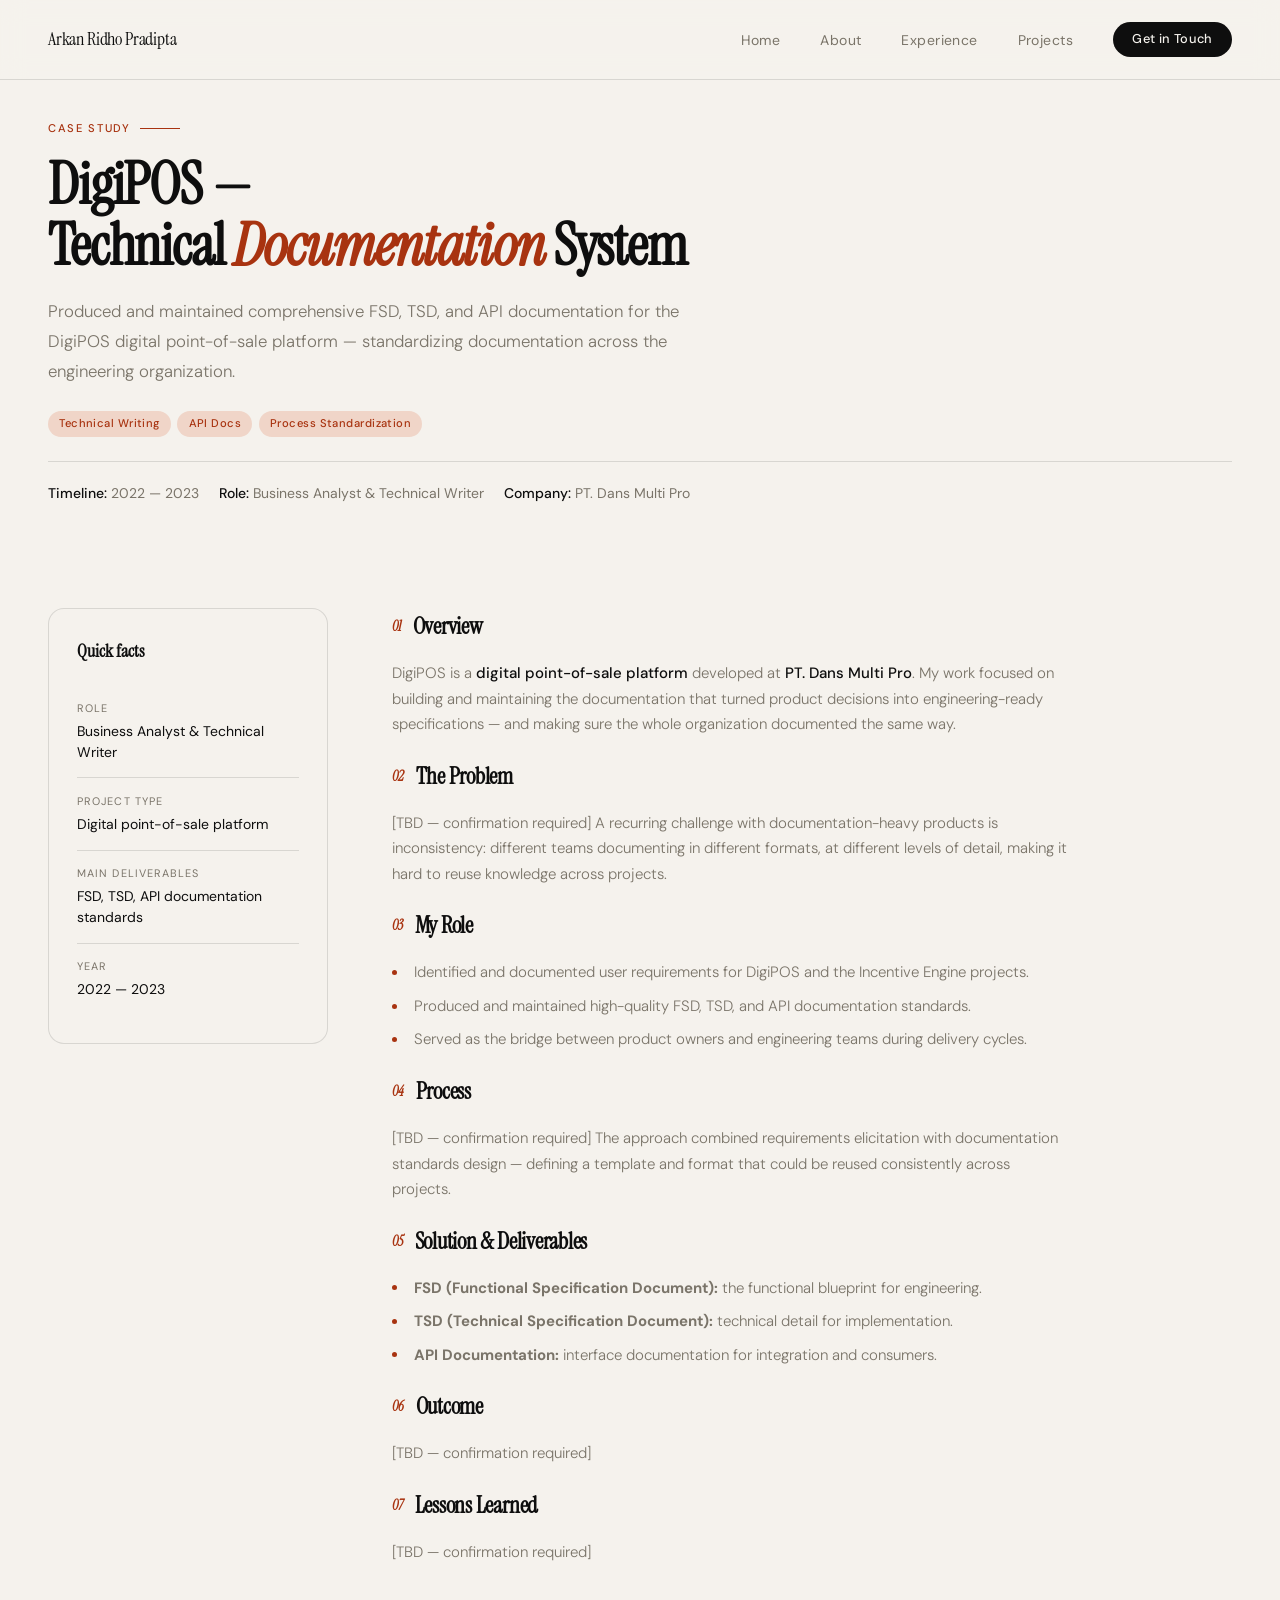
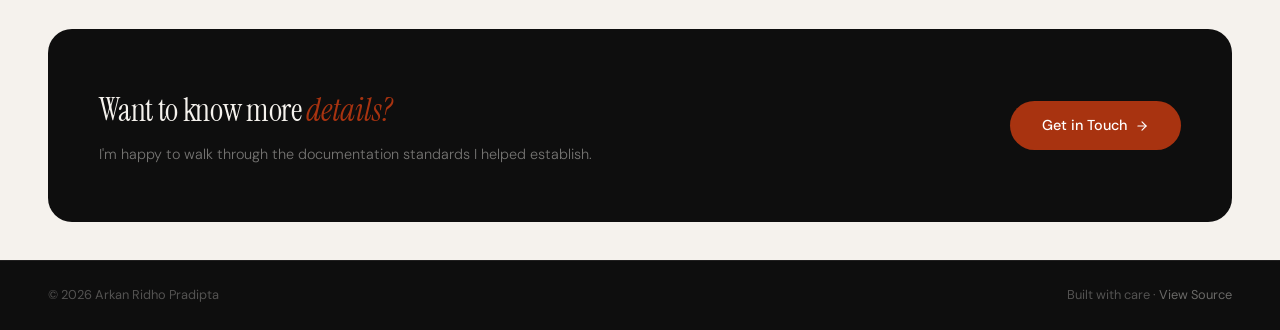
<file: project-digipos.html>
<!DOCTYPE html>
<html lang="en">
<head>
<meta charset="UTF-8">
<meta name="viewport" content="width=device-width, initial-scale=1.0">
<meta name="description" content="DigiPOS — Technical Documentation System. Produced and maintained FSD, TSD, and API documentation for a digital point-of-sale platform. Case study by Arkan Ridho Pradipta.">
<meta property="og:type" content="article">
<meta property="og:title" content="DigiPOS — Technical Documentation System Case Study">
<meta property="og:description" content="Standardized documentation across the engineering organization for a digital point-of-sale platform.">
<link rel="canonical" href="https://pradiptarkan.github.io/portofolio/project-digipos.html">
<title>DigiPOS — Technical Documentation System | Arkan Ridho Pradipta</title>
<link rel="preconnect" href="https://fonts.googleapis.com">
<link rel="preconnect" href="https://fonts.gstatic.com" crossorigin>
<link href="https://fonts.googleapis.com/css2?family=Instrument+Serif:ital@0;1&family=DM+Sans:ital,opsz,wght@0,9..40,300;0,9..40,400;0,9..40,500;1,9..40,300&display=swap" rel="stylesheet">
<link rel="stylesheet" href="styles.css">
</head>
<body>
  <a class="skip-link" href="#main">Skip to main content</a>

<!-- NAV -->
<nav class="nav" aria-label="Main navigation">
  <a href="index.html" class="nav-logo" aria-label="Arkan Ridho Pradipta — Home">Arkan Ridho Pradipta</a>
  <button class="nav-toggle" id="nav-toggle" aria-label="Toggle navigation menu" aria-expanded="false" aria-controls="nav-links">
    <svg viewBox="0 0 24 24" aria-hidden="true"><line x1="3" y1="6" x2="21" y2="6"/><line x1="3" y1="12" x2="21" y2="12"/><line x1="3" y1="18" x2="21" y2="18"/></svg>
  </button>
  <ul class="nav-links" id="nav-links">
    <li><a href="index.html">Home</a></li>
    <li><a href="about.html">About</a></li>
    <li><a href="work.html">Experience</a></li>
    <li><a href="projects.html">Projects</a></li>
    <li><a href="contact.html" class="nav-cta">Get in Touch</a></li>
  </ul>
</nav>

<main id="main">

<header class="case-studies-header">
  <div class="fade-up">
    <div class="case-eyebrow">Case Study</div>
    <h1 class="case-title">DigiPOS —<br>Technical <em>Documentation</em> System</h1>
    <p class="case-summary">
      Produced and maintained comprehensive FSD, TSD, and API documentation for the DigiPOS
      digital point-of-sale platform — standardizing documentation across the engineering organization.
    </p>
    <div class="case-tags">
      <span class="case-tag">Technical Writing</span>
      <span class="case-tag">API Docs</span>
      <span class="case-tag">Process Standardization</span>
    </div>
    <div class="case-meta">
      <span><strong>Timeline:</strong> 2022 — 2023</span>
      <span><strong>Role:</strong> Business Analyst &amp; Technical Writer</span>
      <span><strong>Company:</strong> PT. Dans Multi Pro</span>
    </div>
  </div>
</header>

<div class="case-layout">

  <!-- QUICK FACTS -->
  <aside class="case-facts" aria-label="Project quick facts">
    <h2 class="case-facts-title">Quick facts</h2>
    <div class="case-fact">
      <div class="case-fact-label">Role</div>
      <div class="case-fact-value">Business Analyst &amp; Technical Writer</div>
    </div>
    <div class="case-fact">
      <div class="case-fact-label">Project type</div>
      <div class="case-fact-value">Digital point-of-sale platform</div>
    </div>
    <div class="case-fact">
      <div class="case-fact-label">Main deliverables</div>
      <div class="case-fact-value">FSD, TSD, API documentation standards</div>
    </div>
    <div class="case-fact">
      <div class="case-fact-label">Year</div>
      <div class="case-fact-value">2022 — 2023</div>
    </div>
  </aside>

  <!-- BODY -->
  <div class="case-body">

    <section class="case-section fade-up">
      <h2><span class="num">01</span> Overview</h2>
      <p>
        DigiPOS is a <strong>digital point-of-sale platform</strong> developed at <strong>PT. Dans Multi Pro</strong>.
        My work focused on building and maintaining the documentation that turned product decisions into
        engineering-ready specifications — and making sure the whole organization documented the same way.
      </p>
    </section>

    <section class="case-section fade-up">
      <h2><span class="num">02</span> The Problem</h2>
      <p>
        [TBD — confirmation required] A recurring challenge with documentation-heavy products is inconsistency:
        different teams documenting in different formats, at different levels of detail, making it hard to
        reuse knowledge across projects.
      </p>
    </section>

    <section class="case-section fade-up">
      <h2><span class="num">03</span> My Role</h2>
      <ul>
        <li>Identified and documented user requirements for DigiPOS and the Incentive Engine projects.</li>
        <li>Produced and maintained high-quality FSD, TSD, and API documentation standards.</li>
        <li>Served as the bridge between product owners and engineering teams during delivery cycles.</li>
      </ul>
    </section>

    <section class="case-section fade-up">
      <h2><span class="num">04</span> Process</h2>
      <p>
        [TBD — confirmation required] The approach combined requirements elicitation with documentation
        standards design — defining a template and format that could be reused consistently across projects.
      </p>
    </section>

    <section class="case-section fade-up">
      <h2><span class="num">05</span> Solution &amp; Deliverables</h2>
      <ul>
        <li><strong>FSD (Functional Specification Document):</strong> the functional blueprint for engineering.</li>
        <li><strong>TSD (Technical Specification Document):</strong> technical detail for implementation.</li>
        <li><strong>API Documentation:</strong> interface documentation for integration and consumers.</li>
      </ul>
    </section>

    <section class="case-section fade-up">
      <h2><span class="num">06</span> Outcome</h2>
      <p>[TBD — confirmation required]</p>
    </section>

    <section class="case-section fade-up">
      <h2><span class="num">07</span> Lessons Learned</h2>
      <p>[TBD — confirmation required]</p>
    </section>

  </div>
</div>

<div class="cta-banner fade-up visible">
  <div>
    <div class="cta-banner-title">Want to know more <em>details?</em></div>
    <div class="cta-banner-sub">I'm happy to walk through the documentation standards I helped establish.</div>
  </div>
  <a href="contact.html" class="btn-accent">
    Get in Touch
    <svg viewBox="0 0 24 24" aria-hidden="true"><line x1="5" y1="12" x2="19" y2="12"/><polyline points="12 5 19 12 12 19"/></svg>
  </a>
</div>

</main>

<footer class="footer">
  <span>© <span id="year">2026</span> Arkan Ridho Pradipta</span>
  <span>Built with care · <a href="https://github.com/pradiptarkan/portofolio" target="_blank" rel="noopener">View Source</a></span>
</footer>

<script src="main.js"></script>
</body>
</html>
</file>
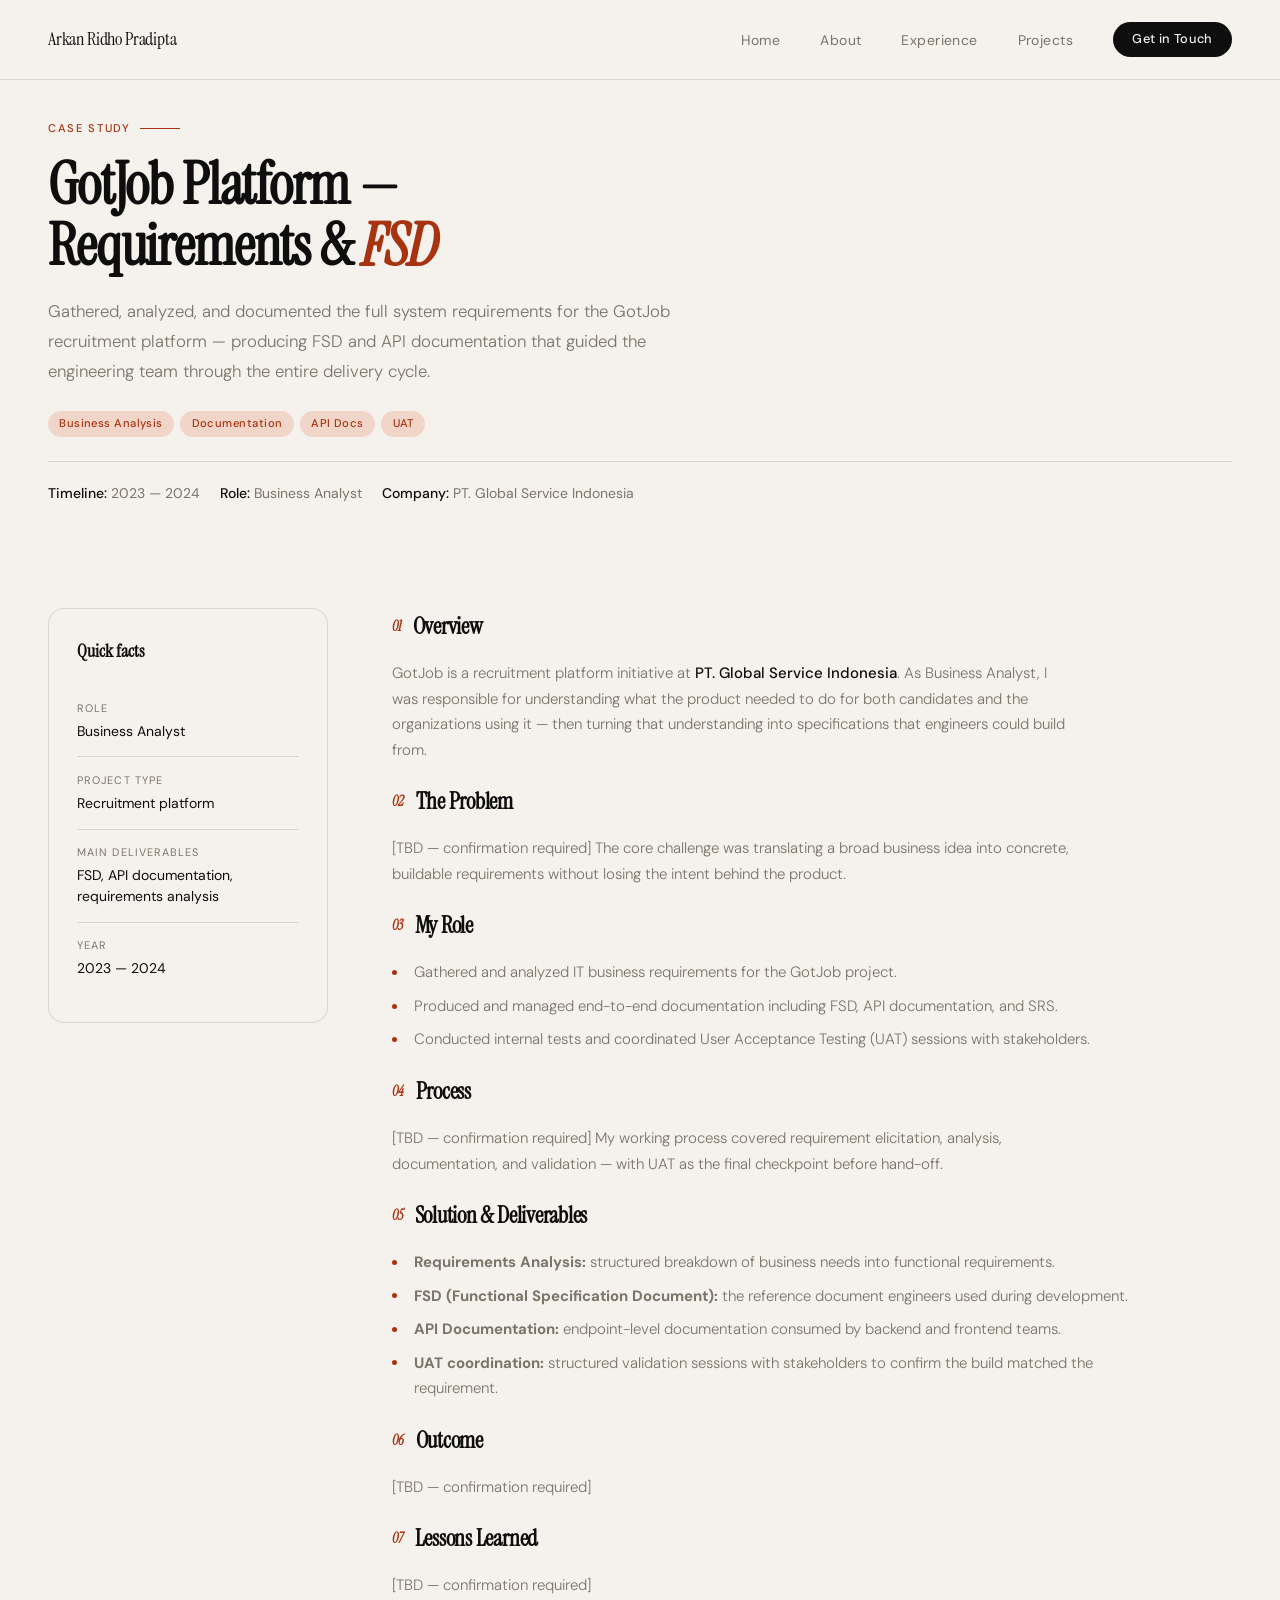
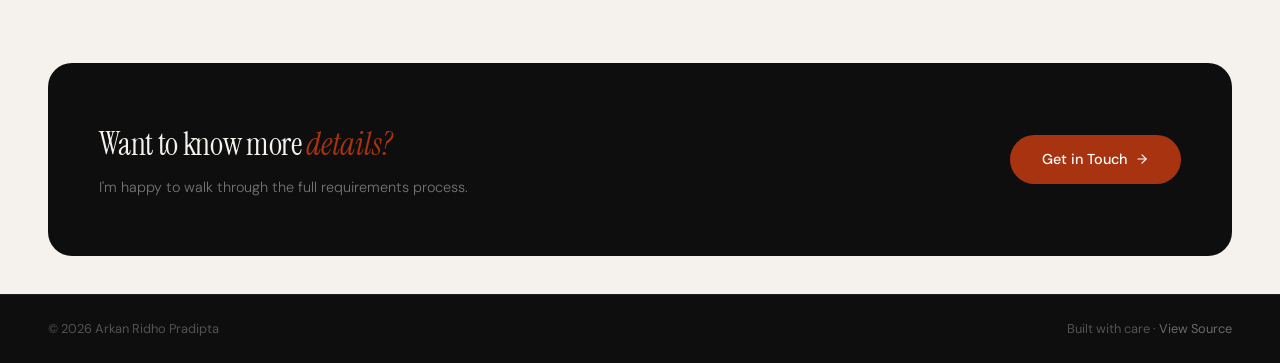
<file: project-gotjob.html>
<!DOCTYPE html>
<html lang="en">
<head>
<meta charset="UTF-8">
<meta name="viewport" content="width=device-width, initial-scale=1.0">
<meta name="description" content="GotJob Platform — Requirements gathering and functional specification documents (FSD) for a recruitment platform. Case study by Arkan Ridho Pradipta.">
<meta property="og:type" content="article">
<meta property="og:title" content="GotJob Platform — Requirements & FSD Case Study">
<meta property="og:description" content="Gathered, analyzed, and documented full system requirements for the GotJob recruitment platform.">
<link rel="canonical" href="https://pradiptarkan.github.io/portofolio/project-gotjob.html">
<title>GotJob Platform — Requirements &amp; FSD | Arkan Ridho Pradipta</title>
<link rel="preconnect" href="https://fonts.googleapis.com">
<link rel="preconnect" href="https://fonts.gstatic.com" crossorigin>
<link href="https://fonts.googleapis.com/css2?family=Instrument+Serif:ital@0;1&family=DM+Sans:ital,opsz,wght@0,9..40,300;0,9..40,400;0,9..40,500;1,9..40,300&display=swap" rel="stylesheet">
<link rel="stylesheet" href="styles.css">
</head>
<body>
  <a class="skip-link" href="#main">Skip to main content</a>

<!-- NAV -->
<nav class="nav" aria-label="Main navigation">
  <a href="index.html" class="nav-logo" aria-label="Arkan Ridho Pradipta — Home">Arkan Ridho Pradipta</a>
  <button class="nav-toggle" id="nav-toggle" aria-label="Toggle navigation menu" aria-expanded="false" aria-controls="nav-links">
    <svg viewBox="0 0 24 24" aria-hidden="true"><line x1="3" y1="6" x2="21" y2="6"/><line x1="3" y1="12" x2="21" y2="12"/><line x1="3" y1="18" x2="21" y2="18"/></svg>
  </button>
  <ul class="nav-links" id="nav-links">
    <li><a href="index.html">Home</a></li>
    <li><a href="about.html">About</a></li>
    <li><a href="work.html">Experience</a></li>
    <li><a href="projects.html">Projects</a></li>
    <li><a href="contact.html" class="nav-cta">Get in Touch</a></li>
  </ul>
</nav>

<main id="main">

<header class="case-studies-header">
  <div class="fade-up">
    <div class="case-eyebrow">Case Study</div>
    <h1 class="case-title">GotJob Platform —<br>Requirements &amp; <em>FSD</em></h1>
    <p class="case-summary">
      Gathered, analyzed, and documented the full system requirements for the GotJob recruitment platform
      — producing FSD and API documentation that guided the engineering team through the entire delivery cycle.
    </p>
    <div class="case-tags">
      <span class="case-tag">Business Analysis</span>
      <span class="case-tag">Documentation</span>
      <span class="case-tag">API Docs</span>
      <span class="case-tag">UAT</span>
    </div>
    <div class="case-meta">
      <span><strong>Timeline:</strong> 2023 — 2024</span>
      <span><strong>Role:</strong> Business Analyst</span>
      <span><strong>Company:</strong> PT. Global Service Indonesia</span>
    </div>
  </div>
</header>

<div class="case-layout">

  <!-- QUICK FACTS -->
  <aside class="case-facts" aria-label="Project quick facts">
    <h2 class="case-facts-title">Quick facts</h2>
    <div class="case-fact">
      <div class="case-fact-label">Role</div>
      <div class="case-fact-value">Business Analyst</div>
    </div>
    <div class="case-fact">
      <div class="case-fact-label">Project type</div>
      <div class="case-fact-value">Recruitment platform</div>
    </div>
    <div class="case-fact">
      <div class="case-fact-label">Main deliverables</div>
      <div class="case-fact-value">FSD, API documentation, requirements analysis</div>
    </div>
    <div class="case-fact">
      <div class="case-fact-label">Year</div>
      <div class="case-fact-value">2023 — 2024</div>
    </div>
  </aside>

  <!-- BODY -->
  <div class="case-body">

    <section class="case-section fade-up">
      <h2><span class="num">01</span> Overview</h2>
      <p>
        GotJob is a recruitment platform initiative at <strong>PT. Global Service Indonesia</strong>.
        As Business Analyst, I was responsible for understanding what the product needed to do for both
        candidates and the organizations using it — then turning that understanding into specifications
        that engineers could build from.
      </p>
    </section>

    <section class="case-section fade-up">
      <h2><span class="num">02</span> The Problem</h2>
      <p>
        [TBD — confirmation required] The core challenge was translating a broad business idea into
        concrete, buildable requirements without losing the intent behind the product.
      </p>
    </section>

    <section class="case-section fade-up">
      <h2><span class="num">03</span> My Role</h2>
      <ul>
        <li>Gathered and analyzed IT business requirements for the GotJob project.</li>
        <li>Produced and managed end-to-end documentation including FSD, API documentation, and SRS.</li>
        <li>Conducted internal tests and coordinated User Acceptance Testing (UAT) sessions with stakeholders.</li>
      </ul>
    </section>

    <section class="case-section fade-up">
      <h2><span class="num">04</span> Process</h2>
      <p>
        [TBD — confirmation required] My working process covered requirement elicitation, analysis,
        documentation, and validation — with UAT as the final checkpoint before hand-off.
      </p>
    </section>

    <section class="case-section fade-up">
      <h2><span class="num">05</span> Solution &amp; Deliverables</h2>
      <ul>
        <li><strong>Requirements Analysis:</strong> structured breakdown of business needs into functional requirements.</li>
        <li><strong>FSD (Functional Specification Document):</strong> the reference document engineers used during development.</li>
        <li><strong>API Documentation:</strong> endpoint-level documentation consumed by backend and frontend teams.</li>
        <li><strong>UAT coordination:</strong> structured validation sessions with stakeholders to confirm the build matched the requirement.</li>
      </ul>
    </section>

    <section class="case-section fade-up">
      <h2><span class="num">06</span> Outcome</h2>
      <p>[TBD — confirmation required]</p>
    </section>

    <section class="case-section fade-up">
      <h2><span class="num">07</span> Lessons Learned</h2>
      <p>[TBD — confirmation required]</p>
    </section>

  </div>
</div>

<div class="cta-banner fade-up visible">
  <div>
    <div class="cta-banner-title">Want to know more <em>details?</em></div>
    <div class="cta-banner-sub">I'm happy to walk through the full requirements process.</div>
  </div>
  <a href="contact.html" class="btn-accent">
    Get in Touch
    <svg viewBox="0 0 24 24" aria-hidden="true"><line x1="5" y1="12" x2="19" y2="12"/><polyline points="12 5 19 12 12 19"/></svg>
  </a>
</div>

</main>

<footer class="footer">
  <span>© <span id="year">2026</span> Arkan Ridho Pradipta</span>
  <span>Built with care · <a href="https://github.com/pradiptarkan/portofolio" target="_blank" rel="noopener">View Source</a></span>
</footer>

<script src="main.js"></script>
</body>
</html>
</file>
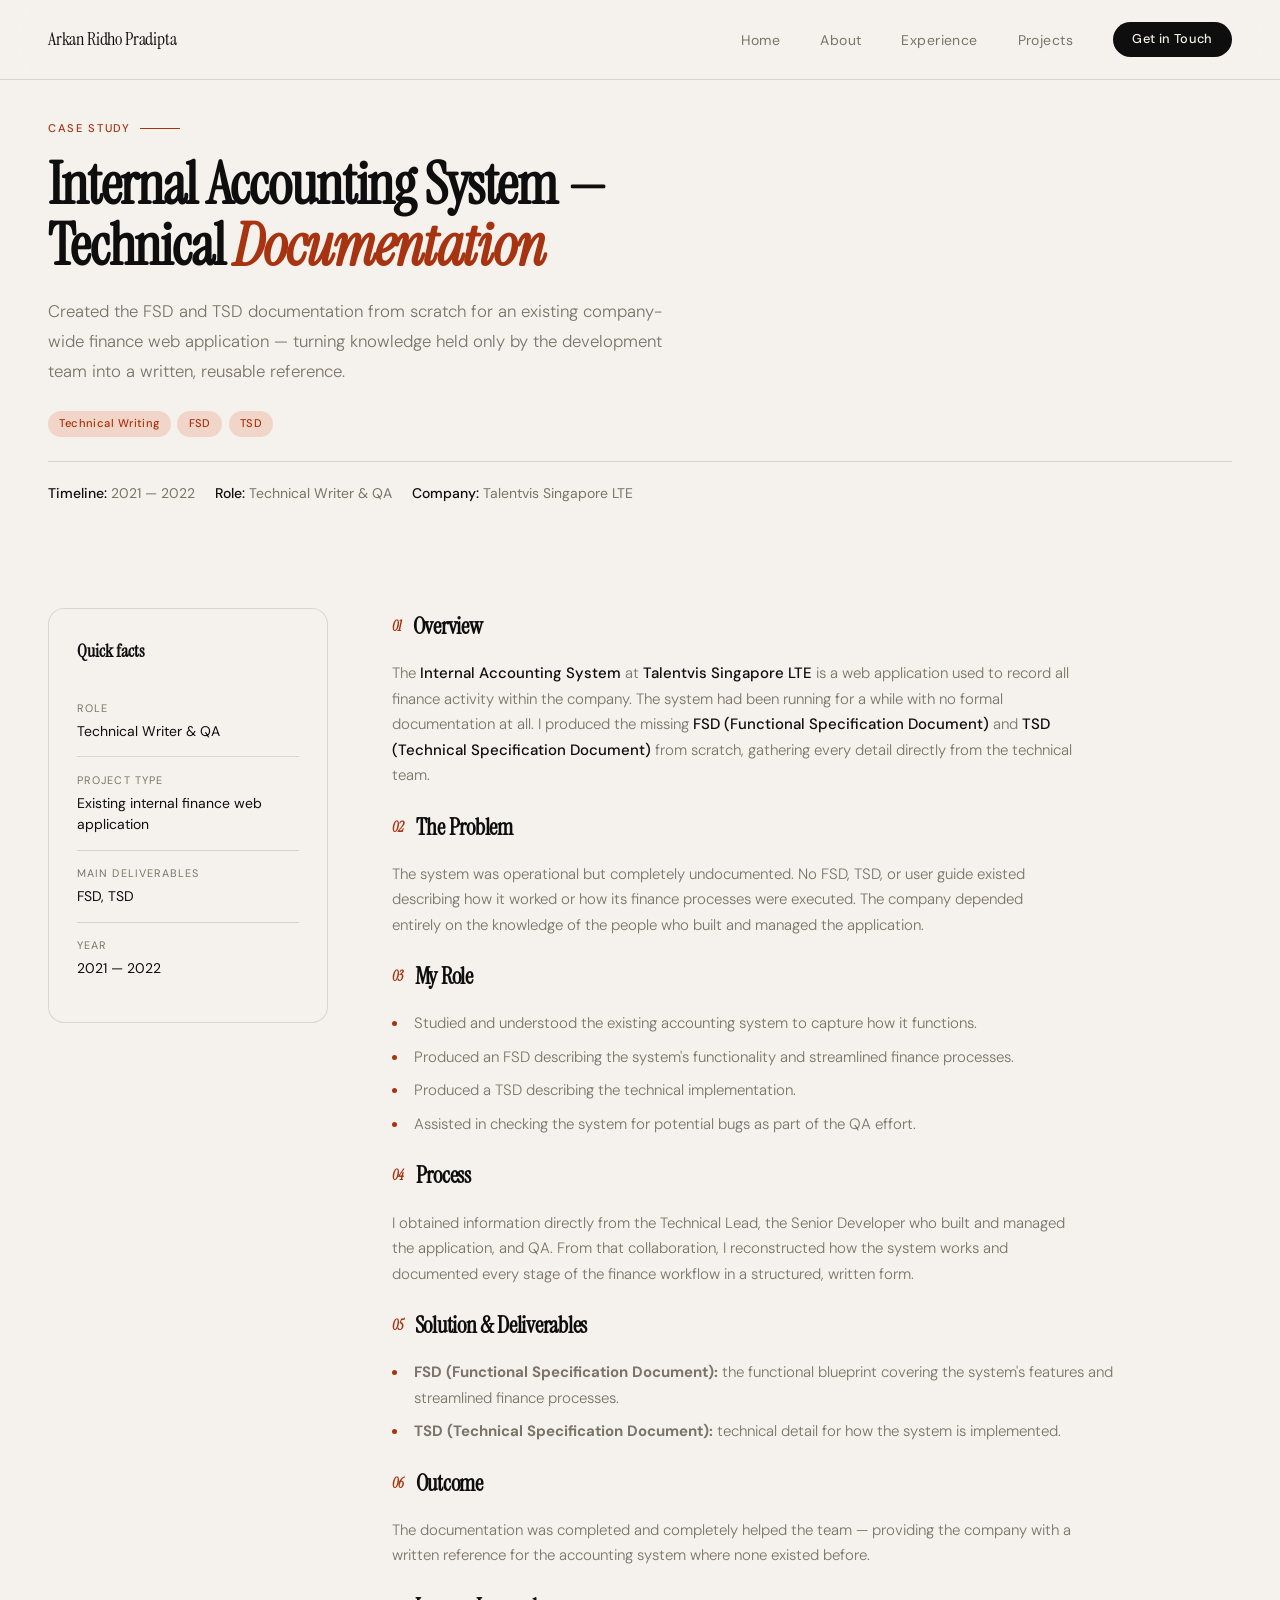
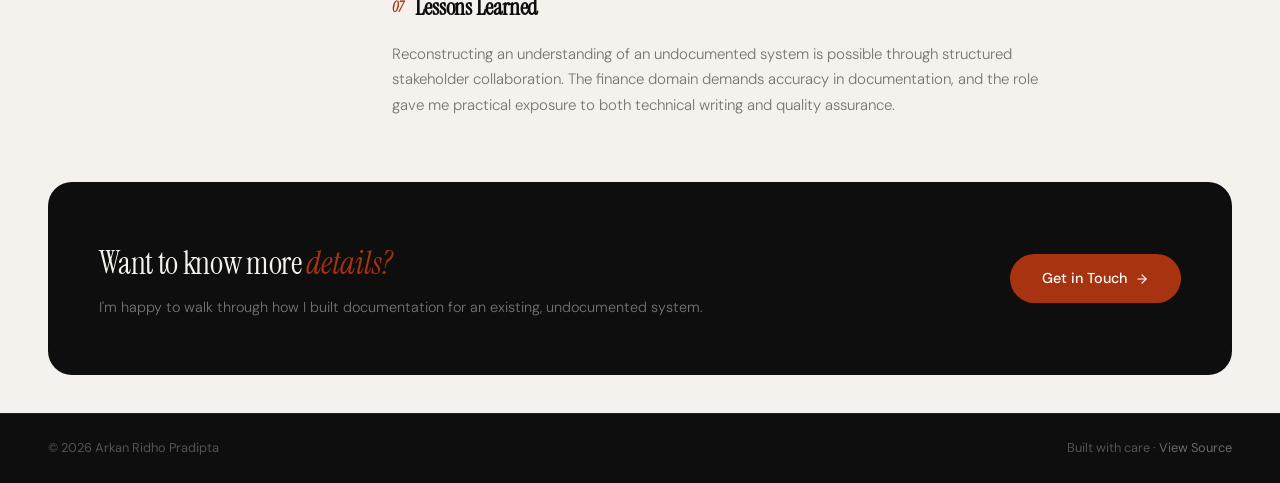
<file: project-talentvis-accounting.html>
<!DOCTYPE html>
<html lang="en">
<head>
<meta charset="UTF-8">
<meta name="viewport" content="width=device-width, initial-scale=1.0">
<meta name="description" content="Internal Accounting System — Technical Documentation. Created FSD and TSD documentation from scratch for an internal finance web application. Case study by Arkan Ridho Pradipta.">
<meta property="og:type" content="article">
<meta property="og:title" content="Internal Accounting System — Technical Documentation Case Study">
<meta property="og:description" content="Built the missing FSD and TSD documentation for an existing company-wide finance web application.">
<link rel="canonical" href="https://pradiptarkan.github.io/portofolio/project-talentvis-accounting.html">
<title>Internal Accounting System — Technical Documentation | Arkan Ridho Pradipta</title>
<link rel="preconnect" href="https://fonts.googleapis.com">
<link rel="preconnect" href="https://fonts.gstatic.com" crossorigin>
<link href="https://fonts.googleapis.com/css2?family=Instrument+Serif:ital@0;1&family=DM+Sans:ital,opsz,wght@0,9..40,300;0,9..40,400;0,9..40,500;1,9..40,300&display=swap" rel="stylesheet">
<link rel="stylesheet" href="styles.css">
</head>
<body>
  <a class="skip-link" href="#main">Skip to main content</a>

<!-- NAV -->
<nav class="nav" aria-label="Main navigation">
  <a href="index.html" class="nav-logo" aria-label="Arkan Ridho Pradipta — Home">Arkan Ridho Pradipta</a>
  <button class="nav-toggle" id="nav-toggle" aria-label="Toggle navigation menu" aria-expanded="false" aria-controls="nav-links">
    <svg viewBox="0 0 24 24" aria-hidden="true"><line x1="3" y1="6" x2="21" y2="6"/><line x1="3" y1="12" x2="21" y2="12"/><line x1="3" y1="18" x2="21" y2="18"/></svg>
  </button>
  <ul class="nav-links" id="nav-links">
    <li><a href="index.html">Home</a></li>
    <li><a href="about.html">About</a></li>
    <li><a href="work.html">Experience</a></li>
    <li><a href="projects.html">Projects</a></li>
    <li><a href="contact.html" class="nav-cta">Get in Touch</a></li>
  </ul>
</nav>

<main id="main">

<header class="case-studies-header">
  <div class="fade-up">
    <div class="case-eyebrow">Case Study</div>
    <h1 class="case-title">Internal Accounting System —<br>Technical <em>Documentation</em></h1>
    <p class="case-summary">
      Created the FSD and TSD documentation from scratch for an existing company-wide finance
      web application — turning knowledge held only by the development team into a written, reusable reference.
    </p>
    <div class="case-tags">
      <span class="case-tag">Technical Writing</span>
      <span class="case-tag">FSD</span>
      <span class="case-tag">TSD</span>
    </div>
    <div class="case-meta">
      <span><strong>Timeline:</strong> 2021 — 2022</span>
      <span><strong>Role:</strong> Technical Writer &amp; QA</span>
      <span><strong>Company:</strong> Talentvis Singapore LTE</span>
    </div>
  </div>
</header>

<div class="case-layout">

  <!-- QUICK FACTS -->
  <aside class="case-facts" aria-label="Project quick facts">
    <h2 class="case-facts-title">Quick facts</h2>
    <div class="case-fact">
      <div class="case-fact-label">Role</div>
      <div class="case-fact-value">Technical Writer &amp; QA</div>
    </div>
    <div class="case-fact">
      <div class="case-fact-label">Project type</div>
      <div class="case-fact-value">Existing internal finance web application</div>
    </div>
    <div class="case-fact">
      <div class="case-fact-label">Main deliverables</div>
      <div class="case-fact-value">FSD, TSD</div>
    </div>
    <div class="case-fact">
      <div class="case-fact-label">Year</div>
      <div class="case-fact-value">2021 — 2022</div>
    </div>
  </aside>

  <!-- BODY -->
  <div class="case-body">

    <section class="case-section fade-up">
      <h2><span class="num">01</span> Overview</h2>
      <p>
        The <strong>Internal Accounting System</strong> at <strong>Talentvis Singapore LTE</strong> is a web
        application used to record all finance activity within the company. The system had been running for a while with
        no formal documentation at all. I produced the missing <strong>FSD (Functional Specification Document)</strong> and
        <strong>TSD (Technical Specification Document)</strong> from scratch, gathering every detail directly from the technical team.
      </p>
    </section>

    <section class="case-section fade-up">
      <h2><span class="num">02</span> The Problem</h2>
      <p>
        The system was operational but completely undocumented. No FSD, TSD, or user guide existed describing how it worked
        or how its finance processes were executed. The company depended entirely on the knowledge of the people who built
        and managed the application.
      </p>
    </section>

    <section class="case-section fade-up">
      <h2><span class="num">03</span> My Role</h2>
      <ul>
        <li>Studied and understood the existing accounting system to capture how it functions.</li>
        <li>Produced an FSD describing the system's functionality and streamlined finance processes.</li>
        <li>Produced a TSD describing the technical implementation.</li>
        <li>Assisted in checking the system for potential bugs as part of the QA effort.</li>
      </ul>
    </section>

    <section class="case-section fade-up">
      <h2><span class="num">04</span> Process</h2>
      <p>
        I obtained information directly from the Technical Lead, the Senior Developer who built and managed the application,
        and QA. From that collaboration, I reconstructed how the system works and documented every stage of the finance
        workflow in a structured, written form.
      </p>
    </section>

    <section class="case-section fade-up">
      <h2><span class="num">05</span> Solution &amp; Deliverables</h2>
      <ul>
        <li><strong>FSD (Functional Specification Document):</strong> the functional blueprint covering the system's features and streamlined finance processes.</li>
        <li><strong>TSD (Technical Specification Document):</strong> technical detail for how the system is implemented.</li>
      </ul>
    </section>

    <section class="case-section fade-up">
      <h2><span class="num">06</span> Outcome</h2>
      <p>
        The documentation was completed and completely helped the team — providing the company with a written reference for
        the accounting system where none existed before.
      </p>
    </section>

    <section class="case-section fade-up">
      <h2><span class="num">07</span> Lessons Learned</h2>
      <p>
        Reconstructing an understanding of an undocumented system is possible through structured stakeholder collaboration.
        The finance domain demands accuracy in documentation, and the role gave me practical exposure to both technical
        writing and quality assurance.
      </p>
    </section>

  </div>
</div>

<div class="cta-banner fade-up visible">
  <div>
    <div class="cta-banner-title">Want to know more <em>details?</em></div>
    <div class="cta-banner-sub">I'm happy to walk through how I built documentation for an existing, undocumented system.</div>
  </div>
  <a href="contact.html" class="btn-accent">
    Get in Touch
    <svg viewBox="0 0 24 24" aria-hidden="true"><line x1="5" y1="12" x2="19" y2="12"/><polyline points="12 5 19 12 12 19"/></svg>
  </a>
</div>

</main>

<footer class="footer">
  <span>© <span id="year">2026</span> Arkan Ridho Pradipta</span>
  <span>Built with care · <a href="https://github.com/pradiptarkan/portofolio" target="_blank" rel="noopener">View Source</a></span>
</footer>

<script src="main.js"></script>
</body>
</html>
</file>
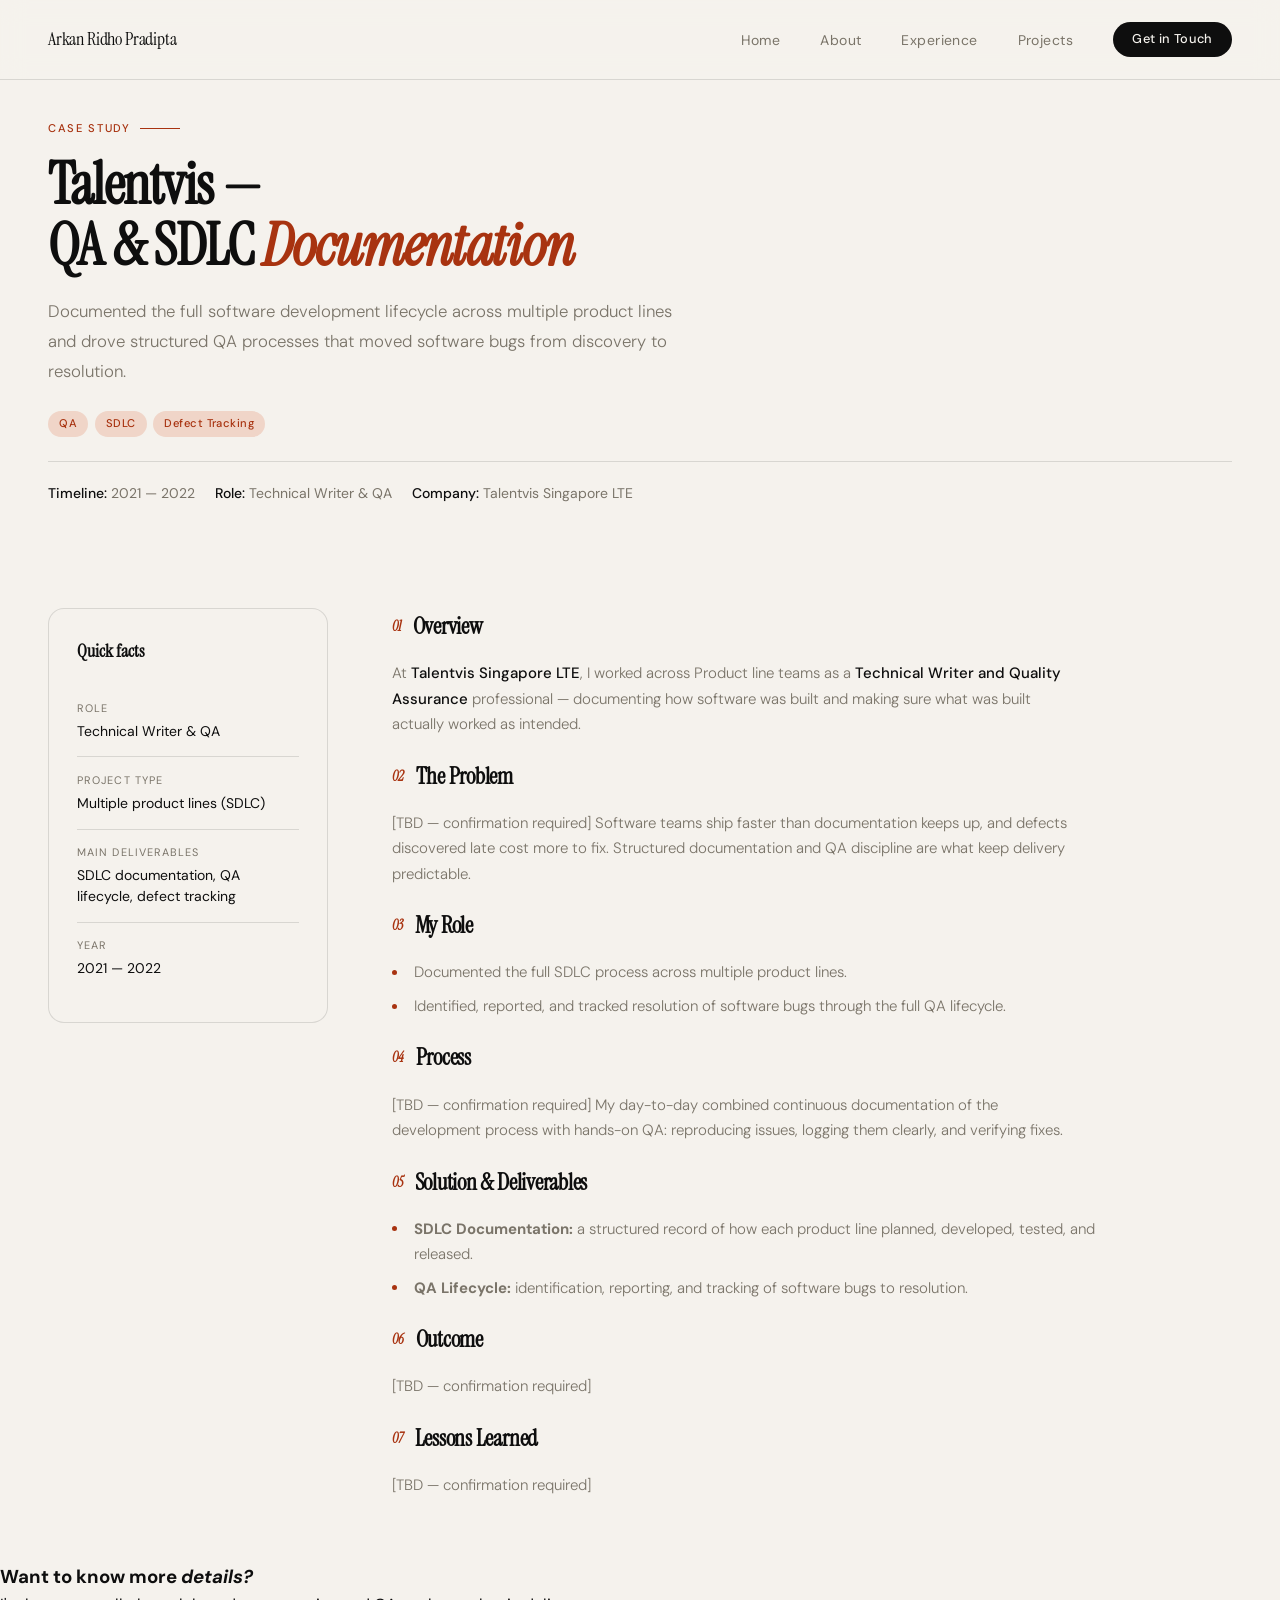
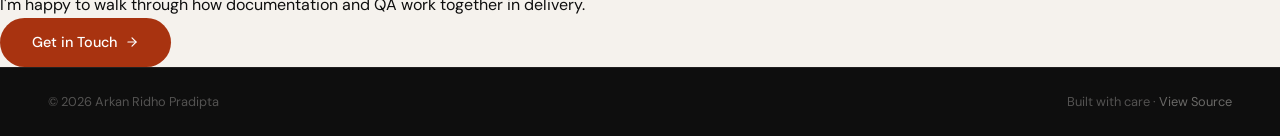
<file: project-talentvis.html>
<!DOCTYPE html>
<html lang="en">
<head>
<meta charset="UTF-8">
<meta name="viewport" content="width=device-width, initial-scale=1.0">
<meta name="description" content="Talentvis — QA & SDLC Documentation. Documented the full software development lifecycle and drove structured QA and defect tracking. Case study by Arkan Ridho Pradipta.">
<meta property="og:type" content="article">
<meta property="og:title" content="Talentvis — QA & SDLC Documentation Case Study">
<meta property="og:description" content="Documented the full SDLC across product lines and resolved software bugs through structured QA processes.">
<link rel="canonical" href="https://pradiptarkan.github.io/portofolio/project-talentvis.html">
<title>Talentvis — QA &amp; SDLC Documentation | Arkan Ridho Pradipta</title>
<link rel="preconnect" href="https://fonts.googleapis.com">
<link rel="preconnect" href="https://fonts.gstatic.com" crossorigin>
<link href="https://fonts.googleapis.com/css2?family=Instrument+Serif:ital@0;1&family=DM+Sans:ital,opsz,wght@0,9..40,300;0,9..40,400;0,9..40,500;1,9..40,300&display=swap" rel="stylesheet">
<link rel="stylesheet" href="styles.css">
</head>
<body>
  <a class="skip-link" href="#main">Skip to main content</a>

<!-- NAV -->
<nav class="nav" aria-label="Main navigation">
  <a href="index.html" class="nav-logo" aria-label="Arkan Ridho Pradipta — Home">Arkan Ridho Pradipta</a>
  <button class="nav-toggle" id="nav-toggle" aria-label="Toggle navigation menu" aria-expanded="false" aria-controls="nav-links">
    <svg viewBox="0 0 24 24" aria-hidden="true"><line x1="3" y1="6" x2="21" y2="6"/><line x1="3" y1="12" x2="21" y2="12"/><line x1="3" y1="18" x2="21" y2="18"/></svg>
  </button>
  <ul class="nav-links" id="nav-links">
    <li><a href="index.html">Home</a></li>
    <li><a href="about.html">About</a></li>
    <li><a href="work.html">Experience</a></li>
    <li><a href="projects.html">Projects</a></li>
    <li><a href="contact.html" class="nav-cta">Get in Touch</a></li>
  </ul>
</nav>

<main id="main">

<header class="case-studies-header">
  <div class="fade-up">
    <div class="case-eyebrow">Case Study</div>
    <h1 class="case-title">Talentvis —<br>QA &amp; SDLC <em>Documentation</em></h1>
    <p class="case-summary">
      Documented the full software development lifecycle across multiple product lines and drove
      structured QA processes that moved software bugs from discovery to resolution.
    </p>
    <div class="case-tags">
      <span class="case-tag">QA</span>
      <span class="case-tag">SDLC</span>
      <span class="case-tag">Defect Tracking</span>
    </div>
    <div class="case-meta">
      <span><strong>Timeline:</strong> 2021 — 2022</span>
      <span><strong>Role:</strong> Technical Writer &amp; QA</span>
      <span><strong>Company:</strong> Talentvis Singapore LTE</span>
    </div>
  </div>
</header>

<div class="case-layout">

  <!-- QUICK FACTS -->
  <aside class="case-facts" aria-label="Project quick facts">
    <h2 class="case-facts-title">Quick facts</h2>
    <div class="case-fact">
      <div class="case-fact-label">Role</div>
      <div class="case-fact-value">Technical Writer &amp; QA</div>
    </div>
    <div class="case-fact">
      <div class="case-fact-label">Project type</div>
      <div class="case-fact-value">Multiple product lines (SDLC)</div>
    </div>
    <div class="case-fact">
      <div class="case-fact-label">Main deliverables</div>
      <div class="case-fact-value">SDLC documentation, QA lifecycle, defect tracking</div>
    </div>
    <div class="case-fact">
      <div class="case-fact-label">Year</div>
      <div class="case-fact-value">2021 — 2022</div>
    </div>
  </aside>

  <!-- BODY -->
  <div class="case-body">

    <section class="case-section fade-up">
      <h2><span class="num">01</span> Overview</h2>
      <p>
        At <strong>Talentvis Singapore LTE</strong>, I worked across Product line teams as a
        <strong>Technical Writer and Quality Assurance</strong> professional — documenting how software was
        built and making sure what was built actually worked as intended.
      </p>
    </section>

    <section class="case-section fade-up">
      <h2><span class="num">02</span> The Problem</h2>
      <p>
        [TBD — confirmation required] Software teams ship faster than documentation keeps up, and defects
        discovered late cost more to fix. Structured documentation and QA discipline are what keep delivery predictable.
      </p>
    </section>

    <section class="case-section fade-up">
      <h2><span class="num">03</span> My Role</h2>
      <ul>
        <li>Documented the full SDLC process across multiple product lines.</li>
        <li>Identified, reported, and tracked resolution of software bugs through the full QA lifecycle.</li>
      </ul>
    </section>

    <section class="case-section fade-up">
      <h2><span class="num">04</span> Process</h2>
      <p>
        [TBD — confirmation required] My day-to-day combined continuous documentation of the development
        process with hands-on QA: reproducing issues, logging them clearly, and verifying fixes.
      </p>
    </section>

    <section class="case-section fade-up">
      <h2><span class="num">05</span> Solution &amp; Deliverables</h2>
      <ul>
        <li><strong>SDLC Documentation:</strong> a structured record of how each product line planned, developed, tested, and released.</li>
        <li><strong>QA Lifecycle:</strong> identification, reporting, and tracking of software bugs to resolution.</li>
      </ul>
    </section>

    <section class="case-section fade-up">
      <h2><span class="num">06</span> Outcome</h2>
      <p>[TBD — confirmation required]</p>
    </section>

    <section class="case-section fade-up">
      <h2><span class="num">07</span> Lessons Learned</h2>
      <p>[TBD — confirmation required]</p>
    </section>

  </div>
</div>

<div class="case-cta">
  <div>
    <h3>Want to know more <em>details?</em></h3>
    <p>I'm happy to walk through how documentation and QA work together in delivery.</p>
  </div>
  <a href="contact.html" class="btn-accent">
    Get in Touch
    <svg width="14" height="14" viewBox="0 0 24 24" fill="none" stroke="currentColor" stroke-width="2" stroke-linecap="round" stroke-linejoin="round" aria-hidden="true"><line x1="5" y1="12" x2="19" y2="12"/><polyline points="12 5 19 12 12 19"/></svg>
  </a>
</div>

</main>

<footer class="footer">
  <span>© <span id="year">2026</span> Arkan Ridho Pradipta</span>
  <span>Built with care · <a href="https://github.com/pradiptarkan/portofolio" target="_blank" rel="noopener">View Source</a></span>
</footer>

<script src="main.js"></script>
</body>
</html>
</file>
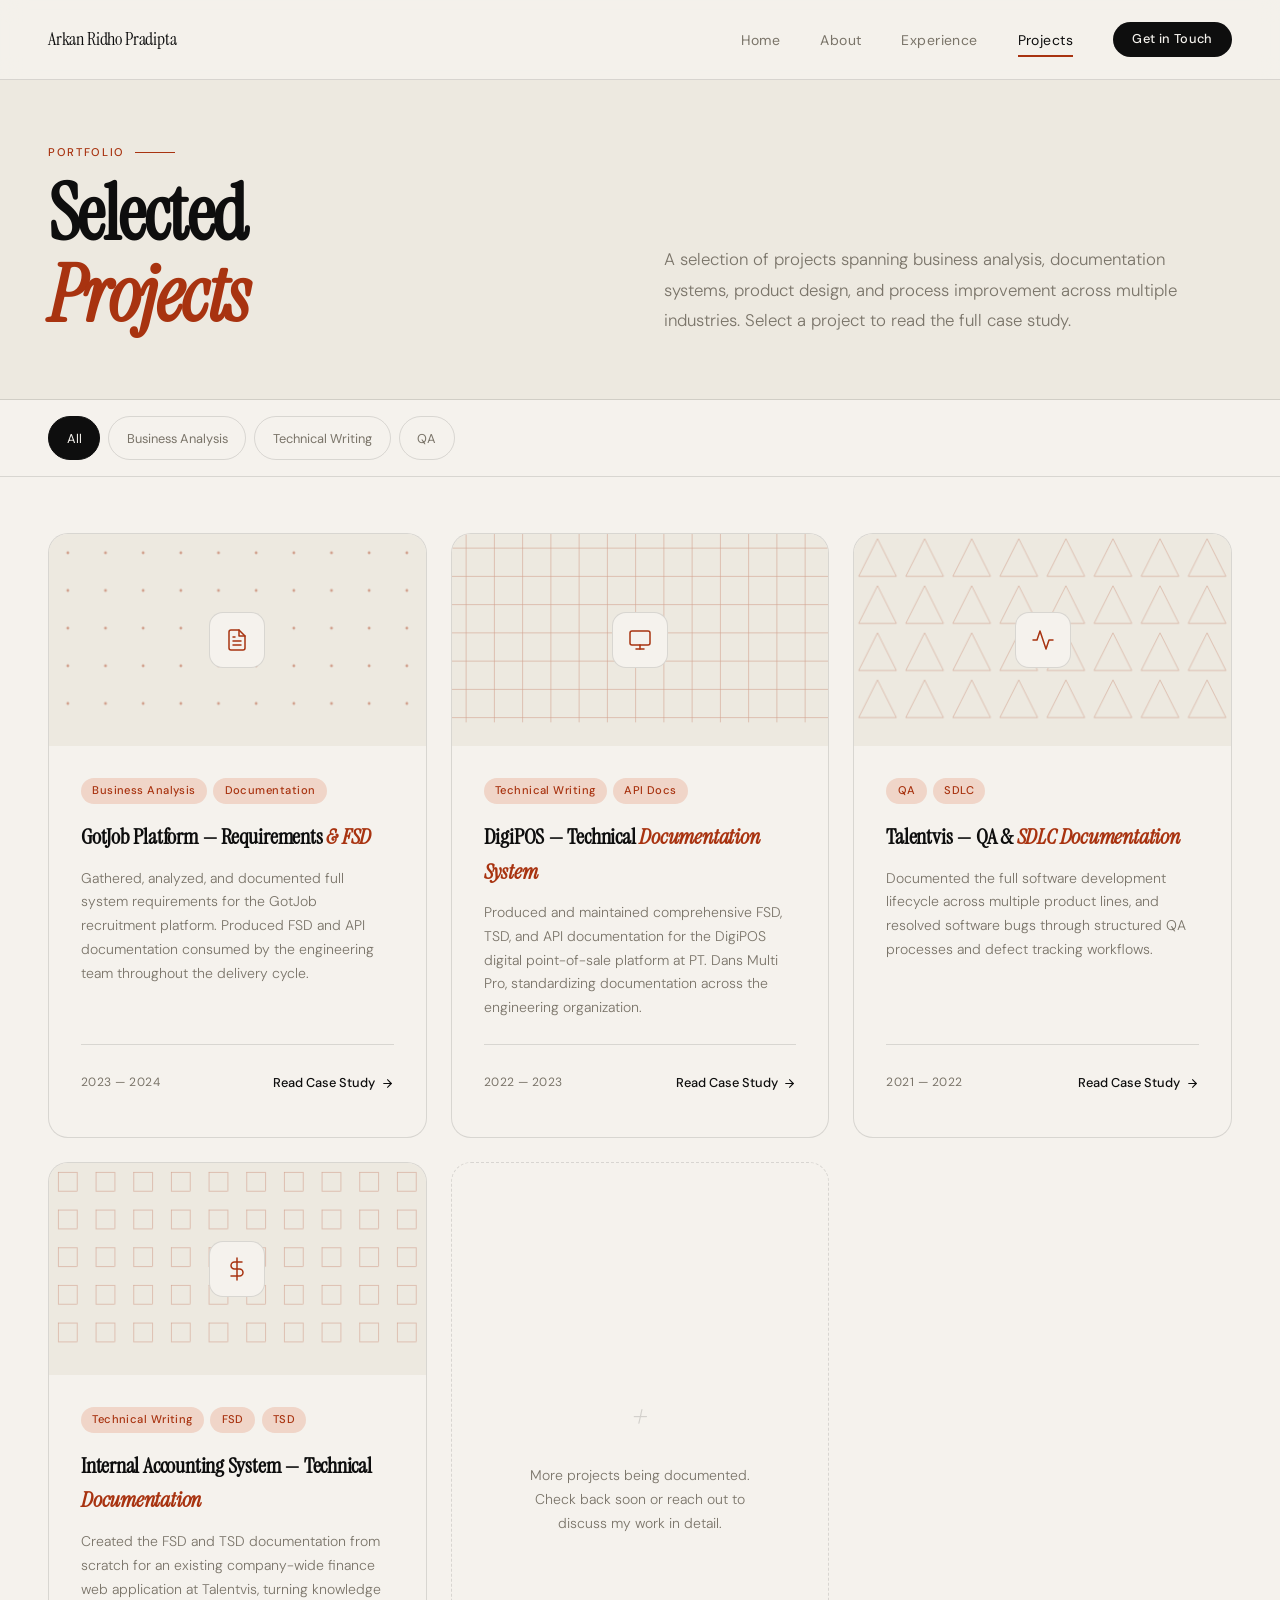
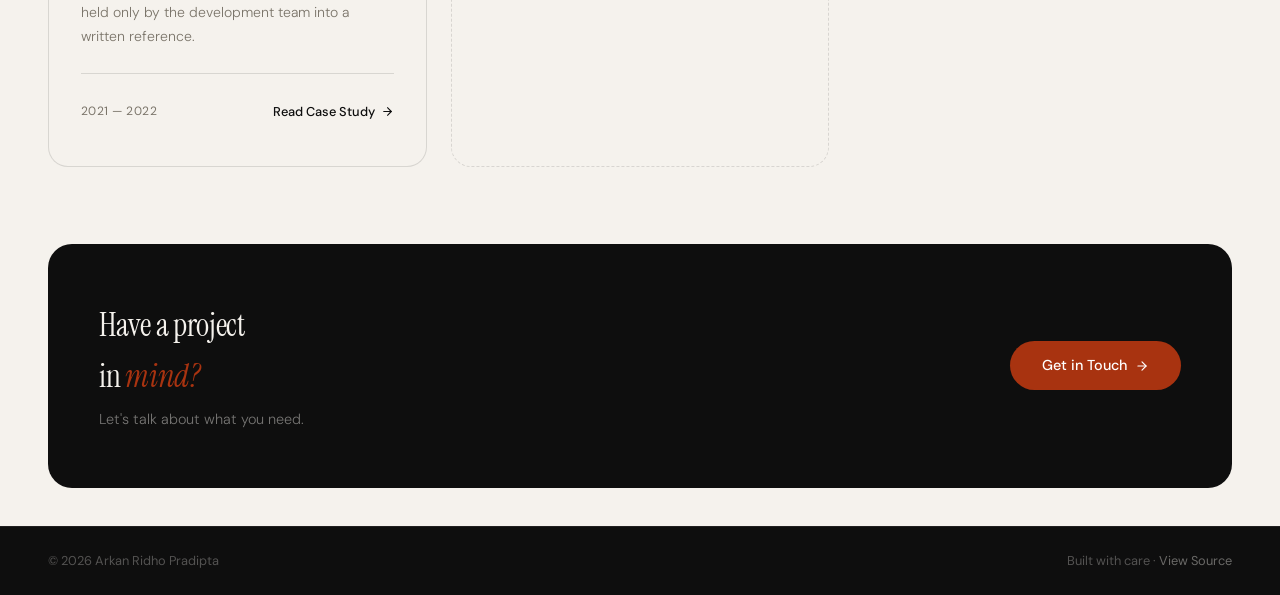
<file: projects.html>
<!DOCTYPE html>
<html lang="en">
<head>
<meta charset="UTF-8">
<meta name="viewport" content="width=device-width, initial-scale=1.0">
<meta name="description" content="Projects and work by Arkan Ridho Pradipta — Business Analyst and Digital Product specialist. Case studies spanning requirements analysis, technical documentation, and QA.">
<meta property="og:type" content="website">
<meta property="og:title" content="Projects — Arkan Ridho Pradipta">
<meta property="og:description" content="Case studies spanning business analysis, documentation systems, and process improvement.">
<link rel="canonical" href="https://pradiptarkan.github.io/portofolio/projects.html">
<title>Projects — Arkan Ridho Pradipta</title>
<link rel="preconnect" href="https://fonts.googleapis.com">
<link rel="preconnect" href="https://fonts.gstatic.com" crossorigin>
<link href="https://fonts.googleapis.com/css2?family=Instrument+Serif:ital@0;1&family=DM+Sans:ital,opsz,wght@0,9..40,300;0,9..40,400;0,9..40,500;1,9..40,300&display=swap" rel="stylesheet">
<link rel="stylesheet" href="styles.css">
<style>
  /* FILTER TABS */
  .filter-row { padding: 1rem var(--gutter); border-bottom: 1px solid var(--border); display: flex; gap: 0.5rem; flex-wrap: wrap; }
  .filter-btn {
    background: none;
    border: 1px solid var(--border);
    color: var(--muted);
    font-family: var(--sans);
    font-size: 0.8rem;
    min-height: 44px;
    padding: 0.55rem 1.1rem;
    border-radius: 100px;
    cursor: pointer;
    transition: all 0.2s;
  }
  .filter-btn:hover { border-color: var(--ink); color: var(--ink); }
  .filter-btn.active { background: var(--ink); color: var(--paper); border-color: var(--ink); }

  /* PROJECTS GRID (mobile-first) */
  .projects-grid { padding: 2rem var(--gutter) clamp(3rem, 6vw, 5rem); display: grid; grid-template-columns: 1fr; gap: 1.5rem; }
  @media (min-width: 768px) { .projects-grid { grid-template-columns: repeat(2, 1fr); padding: clamp(2.5rem, 5vw, 3.5rem) var(--gutter) clamp(3rem, 6vw, 5rem); } }
  @media (min-width: 1024px) { .projects-grid { grid-template-columns: repeat(3, 1fr); } }
  .project-card {
    border: 1px solid var(--border);
    border-radius: 1.25rem;
    overflow: hidden;
    background: var(--paper);
    transition: border-color 0.2s, box-shadow 0.2s, transform 0.2s;
    display: flex;
    flex-direction: column;
    text-decoration: none;
    color: inherit;
  }
  .project-card:hover {
    border-color: rgba(168,51,16,0.3);
    box-shadow: 0 16px 48px rgba(14,14,14,0.08);
    transform: translateY(-4px);
  }
  .project-card.hidden { display: none; }

  .project-thumb { aspect-ratio: 16 / 9; background: var(--paper-warm); position: relative; overflow: hidden; display: flex; align-items: center; justify-content: center; }
  .project-thumb-pattern { position: absolute; inset: 0; opacity: 0.4; }
  .project-thumb-icon {
    position: relative; z-index: 1;
    width: 56px; height: 56px;
    border-radius: 14px;
    background: var(--paper);
    display: flex;
    align-items: center;
    justify-content: center;
    border: 1px solid var(--border);
  }
  .project-thumb-icon svg { width: 24px; height: 24px; stroke: var(--accent); fill: none; stroke-width: 1.5; stroke-linecap: round; stroke-linejoin: round; }

  .project-body { padding: clamp(1.5rem, 3vw, 2rem); flex: 1; display: flex; flex-direction: column; }
  .project-tags { display: flex; gap: 0.4rem; flex-wrap: wrap; margin-bottom: 1rem; }
  .project-title { font-family: var(--serif); font-size: 1.35rem; letter-spacing: -0.01em; margin-bottom: 0.75rem; }
  .project-title em { font-style: italic; color: var(--accent); }
  .project-desc { font-size: 0.875rem; color: var(--muted); font-weight: 300; line-height: 1.7; flex: 1; }
  .project-footer { display: flex; justify-content: space-between; align-items: center; margin-top: 1.5rem; padding-top: 1rem; border-top: 1px solid var(--border); }
  .project-year { font-size: 0.75rem; color: var(--muted); letter-spacing: 0.04em; }

  /* COMING SOON STATE */
  .coming-soon-card {
    border: 1px dashed var(--border);
    border-radius: 1.25rem;
    padding: 3rem;
    display: flex;
    flex-direction: column;
    align-items: center;
    justify-content: center;
    text-align: center;
    min-height: 280px;
  }
  .coming-soon-card.hidden { display: none; }
  .coming-soon-card p { font-size: 0.875rem; color: var(--muted); font-weight: 300; margin-top: 0.75rem; max-width: 240px; line-height: 1.7; }
  .coming-soon-card .cs-icon { font-family: var(--serif); font-size: 2rem; font-style: italic; color: rgba(14,14,14,0.15); margin-bottom: 0.5rem; }

  /* EMPTY STATE */
  .empty-state { display: none; text-align: center; padding: 4rem 1rem; }
  .empty-state.show { display: block; }
  .empty-state p { color: var(--muted); font-weight: 300; font-size: 0.95rem; }
</style>
</head>
<body>
  <a class="skip-link" href="#main">Skip to main content</a>

<!-- NAV -->
<nav class="nav" aria-label="Main navigation">
  <a href="index.html" class="nav-logo" aria-label="Arkan Ridho Pradipta — Home">Arkan Ridho Pradipta</a>
  <button class="nav-toggle" id="nav-toggle" aria-label="Toggle navigation menu" aria-expanded="false" aria-controls="nav-links">
    <svg viewBox="0 0 24 24" aria-hidden="true"><line x1="3" y1="6" x2="21" y2="6"/><line x1="3" y1="12" x2="21" y2="12"/><line x1="3" y1="18" x2="21" y2="18"/></svg>
  </button>
  <ul class="nav-links" id="nav-links">
    <li><a href="index.html">Home</a></li>
    <li><a href="about.html">About</a></li>
    <li><a href="work.html">Experience</a></li>
    <li><a href="projects.html">Projects</a></li>
    <li><a href="contact.html" class="nav-cta">Get in Touch</a></li>
  </ul>
</nav>

<main id="main">

<header class="page-header">
  <div class="page-header-left fade-up">
    <div class="eyebrow">Portfolio</div>
    <h1 class="page-title">Selected<br><em>Projects</em></h1>
  </div>
  <div class="page-header-right fade-up">
    <p>A selection of projects spanning business analysis, documentation systems, product design, and process improvement across multiple industries. Select a project to read the full case study.</p>
  </div>
</header>

<div class="filter-row" role="group" aria-label="Filter projects by category">
  <button class="filter-btn active" data-filter="all" aria-pressed="true">All</button>
  <button class="filter-btn" data-filter="ba" aria-pressed="false">Business Analysis</button>
  <button class="filter-btn" data-filter="tw" aria-pressed="false">Technical Writing</button>
  <button class="filter-btn" data-filter="qa" aria-pressed="false">QA</button>
</div>

<div class="projects-grid" id="projects-grid">

  <!-- Project 1: GotJob -->
  <article class="project-card fade-up" data-category="ba">
    <a href="project-gotjob.html" class="project-thumb" aria-label="Read the GotJob case study">
      <svg class="project-thumb-pattern" viewBox="0 0 400 200" preserveAspectRatio="xMidYMid slice" aria-hidden="true">
        <defs><pattern id="p1" width="40" height="40" patternUnits="userSpaceOnUse"><circle cx="20" cy="20" r="1.5" fill="#a83310"/></pattern></defs>
        <rect width="400" height="200" fill="url(#p1)"/>
      </svg>
      <div class="project-thumb-icon">
        <svg viewBox="0 0 24 24" aria-hidden="true"><path d="M14 2H6a2 2 0 0 0-2 2v16a2 2 0 0 0 2 2h12a2 2 0 0 0 2-2V8z"/><polyline points="14 2 14 8 20 8"/><line x1="16" y1="13" x2="8" y2="13"/><line x1="16" y1="17" x2="8" y2="17"/><polyline points="10 9 9 9 8 9"/></svg>
      </div>
    </a>
    <div class="project-body">
      <div class="project-tags">
        <span class="project-tag">Business Analysis</span>
        <span class="project-tag">Documentation</span>
      </div>
      <h2 class="project-title">GotJob Platform — Requirements <em>&amp; FSD</em></h2>
      <p class="project-desc">Gathered, analyzed, and documented full system requirements for the GotJob recruitment platform. Produced FSD and API documentation consumed by the engineering team throughout the delivery cycle.</p>
      <div class="project-footer">
        <span class="project-year">2023 — 2024</span>
        <a href="project-gotjob.html" class="btn-link-arrow">
          Read Case Study
          <svg viewBox="0 0 24 24" aria-hidden="true"><line x1="5" y1="12" x2="19" y2="12"/><polyline points="12 5 19 12 12 19"/></svg>
        </a>
      </div>
    </div>
  </article>

  <!-- Project 2: DigiPOS -->
  <article class="project-card fade-up" data-category="tw">
    <a href="project-digipos.html" class="project-thumb" aria-label="Read the DigiPOS case study">
      <svg class="project-thumb-pattern" viewBox="0 0 400 200" preserveAspectRatio="xMidYMid slice" aria-hidden="true">
        <defs><pattern id="p2" width="30" height="30" patternUnits="userSpaceOnUse"><line x1="0" y1="15" x2="30" y2="15" stroke="#a83310" stroke-width="0.6"/><line x1="15" y1="0" x2="15" y2="30" stroke="#a83310" stroke-width="0.6"/></pattern></defs>
        <rect width="400" height="200" fill="url(#p2)"/>
      </svg>
      <div class="project-thumb-icon">
        <svg viewBox="0 0 24 24" aria-hidden="true"><rect x="2" y="3" width="20" height="14" rx="2" ry="2"/><line x1="8" y1="21" x2="16" y2="21"/><line x1="12" y1="17" x2="12" y2="21"/></svg>
      </div>
    </a>
    <div class="project-body">
      <div class="project-tags">
        <span class="project-tag">Technical Writing</span>
        <span class="project-tag">API Docs</span>
      </div>
      <h2 class="project-title">DigiPOS — Technical <em>Documentation System</em></h2>
      <p class="project-desc">Produced and maintained comprehensive FSD, TSD, and API documentation for the DigiPOS digital point-of-sale platform at PT. Dans Multi Pro, standardizing documentation across the engineering organization.</p>
      <div class="project-footer">
        <span class="project-year">2022 — 2023</span>
        <a href="project-digipos.html" class="btn-link-arrow">
          Read Case Study
          <svg viewBox="0 0 24 24" aria-hidden="true"><line x1="5" y1="12" x2="19" y2="12"/><polyline points="12 5 19 12 12 19"/></svg>
        </a>
      </div>
    </div>
  </article>

  <!-- Project 3: Talentvis -->
  <article class="project-card fade-up" data-category="qa">
    <a href="project-talentvis.html" class="project-thumb" aria-label="Read the Talentvis case study">
      <svg class="project-thumb-pattern" viewBox="0 0 400 200" preserveAspectRatio="xMidYMid slice" aria-hidden="true">
        <defs><pattern id="p3" width="50" height="50" patternUnits="userSpaceOnUse"><polygon points="25,5 45,45 5,45" fill="none" stroke="#a83310" stroke-width="0.6"/></pattern></defs>
        <rect width="400" height="200" fill="url(#p3)"/>
      </svg>
      <div class="project-thumb-icon">
        <svg viewBox="0 0 24 24" aria-hidden="true"><polyline points="22 12 18 12 15 21 9 3 6 12 2 12"/></svg>
      </div>
    </a>
    <div class="project-body">
      <div class="project-tags">
        <span class="project-tag">QA</span>
        <span class="project-tag">SDLC</span>
      </div>
      <h2 class="project-title">Talentvis — QA &amp; <em>SDLC Documentation</em></h2>
      <p class="project-desc">Documented the full software development lifecycle across multiple product lines, and resolved software bugs through structured QA processes and defect tracking workflows.</p>
      <div class="project-footer">
        <span class="project-year">2021 — 2022</span>
        <a href="project-talentvis.html" class="btn-link-arrow">
          Read Case Study
          <svg viewBox="0 0 24 24" aria-hidden="true"><line x1="5" y1="12" x2="19" y2="12"/><polyline points="12 5 19 12 12 19"/></svg>
        </a>
      </div>
    </div>
  </article>

  <!-- Project 4: Talentvis Accounting -->
  <article class="project-card fade-up" data-category="tw">
    <a href="project-talentvis-accounting.html" class="project-thumb" aria-label="Read the Internal Accounting System case study">
      <svg class="project-thumb-pattern" viewBox="0 0 400 200" preserveAspectRatio="xMidYMid slice" aria-hidden="true">
        <defs><pattern id="p4" width="40" height="40" patternUnits="userSpaceOnUse"><rect x="10" y="10" width="20" height="20" fill="none" stroke="#a83310" stroke-width="0.6"/></pattern></defs>
        <rect width="400" height="200" fill="url(#p4)"/>
      </svg>
      <div class="project-thumb-icon">
        <svg viewBox="0 0 24 24" aria-hidden="true"><line x1="12" y1="1" x2="12" y2="23"/><path d="M17 5H9.5a3.5 3.5 0 0 0 0 7h5a3.5 3.5 0 0 1 0 7H6"/></svg>
      </div>
    </a>
    <div class="project-body">
      <div class="project-tags">
        <span class="project-tag">Technical Writing</span>
        <span class="project-tag">FSD</span>
        <span class="project-tag">TSD</span>
      </div>
      <h2 class="project-title">Internal Accounting System — Technical <em>Documentation</em></h2>
      <p class="project-desc">Created the FSD and TSD documentation from scratch for an existing company-wide finance web application at Talentvis, turning knowledge held only by the development team into a written reference.</p>
      <div class="project-footer">
        <span class="project-year">2021 — 2022</span>
        <a href="project-talentvis-accounting.html" class="btn-link-arrow">
          Read Case Study
          <svg viewBox="0 0 24 24" aria-hidden="true"><line x1="5" y1="12" x2="19" y2="12"/><polyline points="12 5 19 12 12 19"/></svg>
        </a>
      </div>
    </div>
  </article>

  <!-- Placeholder card -->
  <div class="coming-soon-card fade-up">
    <div class="cs-icon" aria-hidden="true">+</div>
    <p>More projects being documented. Check back soon or reach out to discuss my work in detail.</p>
  </div>

  <!-- Empty state (shown when a filter matches nothing) -->
  <div class="empty-state" id="empty-state">
    <p>No projects in this category yet — check back soon.</p>
  </div>

</div>

<!-- CTA BANNER -->
<div class="cta-banner fade-up">
  <div>
    <div class="cta-banner-title">Have a project<br>in <em>mind?</em></div>
    <div class="cta-banner-sub">Let's talk about what you need.</div>
  </div>
  <a href="contact.html" class="btn-accent">
    Get in Touch
    <svg viewBox="0 0 24 24" aria-hidden="true"><line x1="5" y1="12" x2="19" y2="12"/><polyline points="12 5 19 12 12 19"/></svg>
  </a>
</div>

</main>

<footer class="footer">
  <span>© <span id="year">2026</span> Arkan Ridho Pradipta</span>
  <span>Built with care · <a href="https://github.com/pradiptarkan/portofolio" target="_blank" rel="noopener">View Source</a></span>
</footer>

<script>
  (function () {
    'use strict';
    var buttons = document.querySelectorAll('.filter-btn');
    var cards = document.querySelectorAll('.project-card');
    var comingSoon = document.querySelector('.coming-soon-card');
    var emptyState = document.getElementById('empty-state');

    buttons.forEach(function (btn) {
      btn.addEventListener('click', function () {
        buttons.forEach(function (b) {
          b.classList.remove('active');
          b.setAttribute('aria-pressed', 'false');
        });
        btn.classList.add('active');
        btn.setAttribute('aria-pressed', 'true');

        var filter = btn.getAttribute('data-filter');
        var visibleCount = 0;

        cards.forEach(function (card) {
          var show = filter === 'all' || card.getAttribute('data-category') === filter;
          card.classList.toggle('hidden', !show);
          if (show) visibleCount++;
        });

        if (comingSoon) comingSoon.classList.toggle('hidden', filter !== 'all');
        if (emptyState) emptyState.classList.toggle('show', filter === 'all' ? false : visibleCount === 0);
      });
    });
  })();
</script>
<script src="main.js"></script>
</body>
</html>
</file>
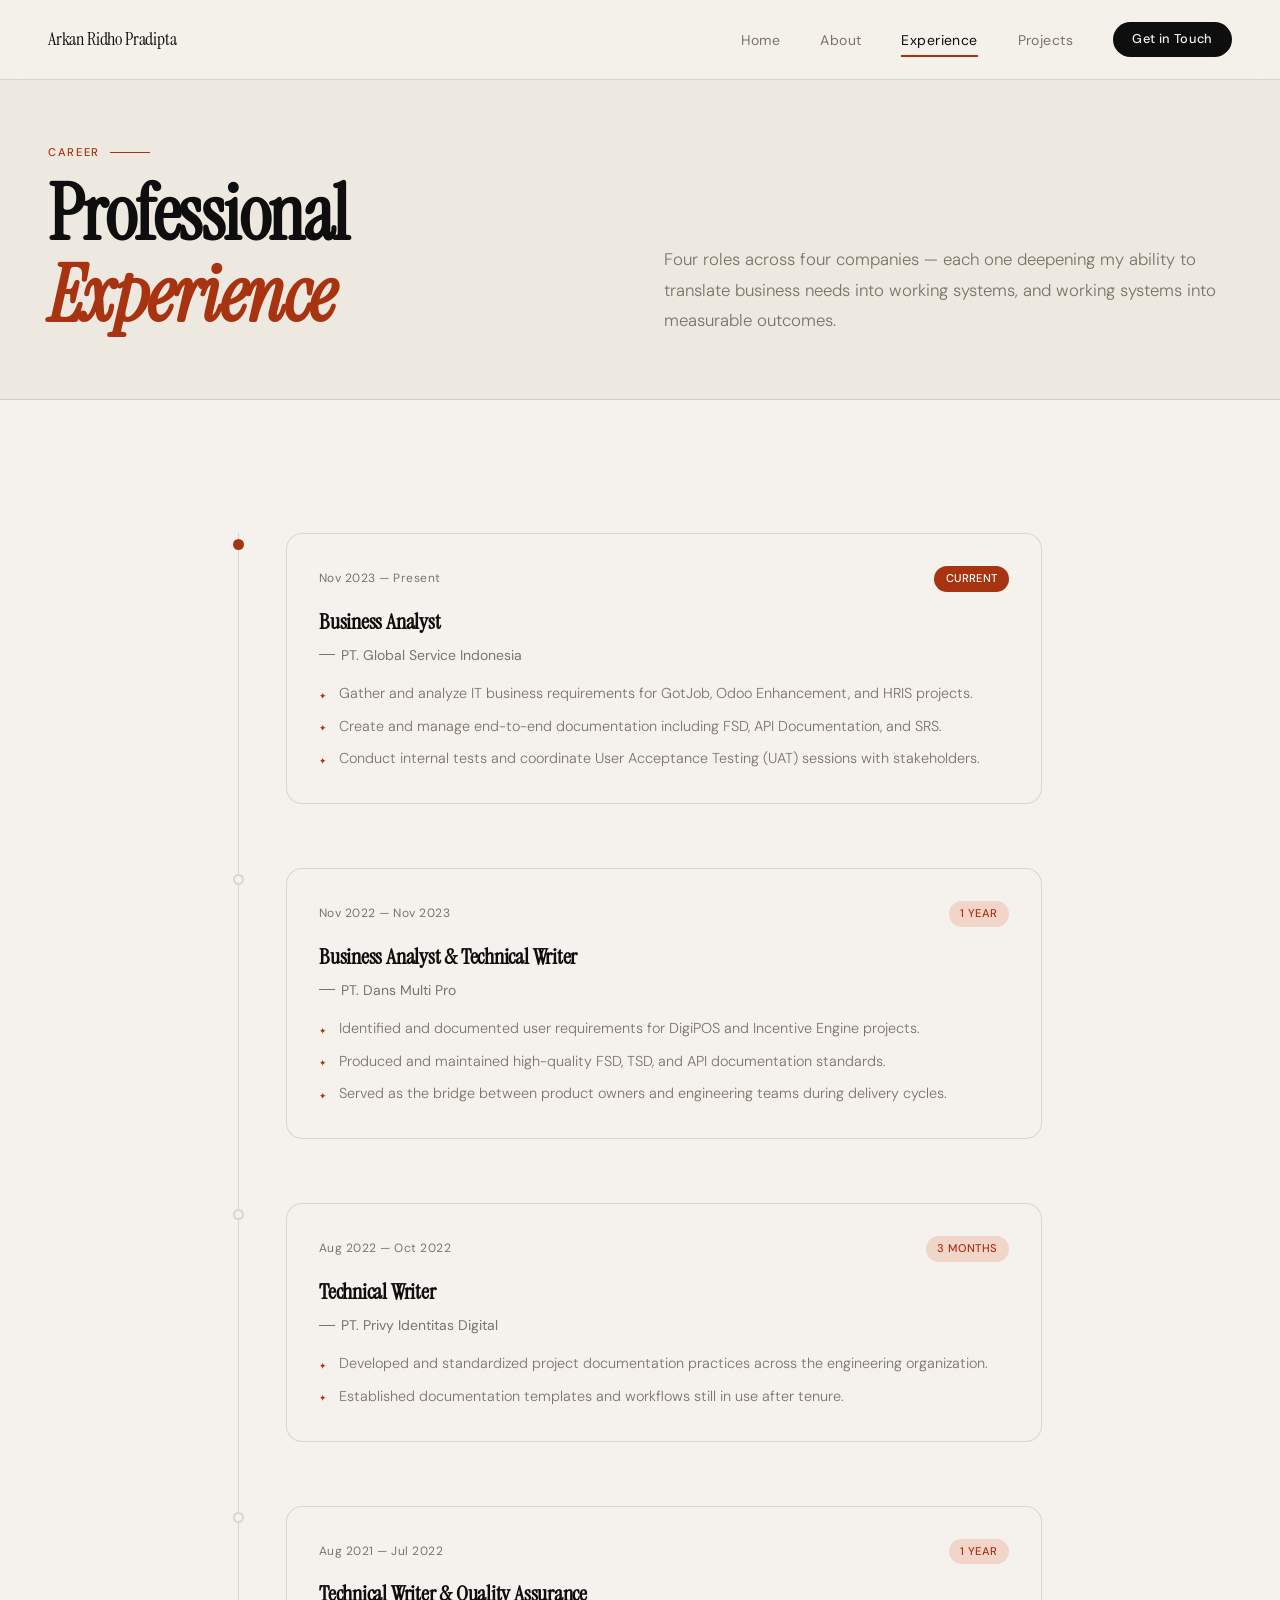
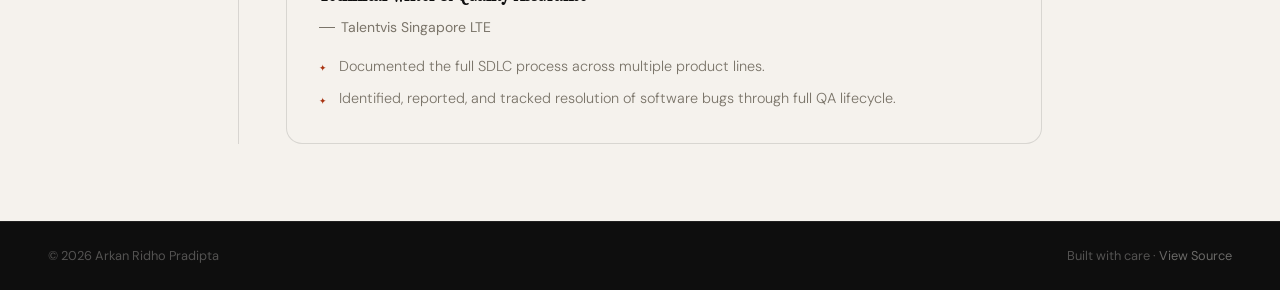
<file: work.html>
<!DOCTYPE html>
<html lang="en">
<head>
<meta charset="UTF-8">
<meta name="viewport" content="width=device-width, initial-scale=1.0">
<meta name="description" content="Work experience of Arkan Ridho Pradipta — Business Analyst, Technical Writer, and QA across 4 companies.">
<meta property="og:type" content="website">
<meta property="og:title" content="Experience — Arkan Ridho Pradipta">
<meta property="og:description" content="Four roles across four companies translating business needs into working systems.">
<link rel="canonical" href="https://pradiptarkan.github.io/portofolio/work.html">
<title>Experience — Arkan Ridho Pradipta</title>
<link rel="preconnect" href="https://fonts.googleapis.com">
<link rel="preconnect" href="https://fonts.gstatic.com" crossorigin>
<link href="https://fonts.googleapis.com/css2?family=Instrument+Serif:ital@0;1&family=DM+Sans:ital,opsz,wght@0,9..40,300;0,9..40,400;0,9..40,500;1,9..40,300&display=swap" rel="stylesheet">
<link rel="stylesheet" href="styles.css">
<style>
  /* TIMELINE */
  .timeline-section { padding: clamp(3rem, 6vw, 5rem) var(--gutter); max-width: 900px; margin: 0 auto; }
  .timeline { position: relative; margin-top: clamp(2.5rem, 5vw, 3.5rem); }
  .timeline::before {
    content: '';
    position: absolute;
    left: 0; top: 0; bottom: 0;
    width: 1px;
    background: var(--border);
  }
  .timeline-item { padding-left: 3rem; padding-bottom: clamp(2.5rem, 5vw, 4rem); position: relative; }
  .timeline-item:last-child { padding-bottom: 0; }
  .timeline-dot {
    position: absolute;
    left: -5px; top: 0.4rem;
    width: 11px; height: 11px;
    border-radius: 50%;
    background: var(--paper);
    border: 2px solid var(--border);
    transition: border-color 0.2s, background 0.2s;
  }
  .timeline-item:hover .timeline-dot { border-color: var(--accent); background: var(--accent-light); }
  .timeline-item:first-child .timeline-dot { border-color: var(--accent); background: var(--accent); }
  .timeline-card {
    background: var(--paper);
    border: 1px solid var(--border);
    border-radius: 1rem;
    padding: 2rem;
    transition: border-color 0.2s, box-shadow 0.2s, transform 0.2s;
  }
  .timeline-card:hover {
    border-color: rgba(168,51,16,0.25);
    box-shadow: 0 12px 32px rgba(14,14,14,0.07);
    transform: translateX(4px);
  }
  .timeline-meta { display: flex; align-items: center; justify-content: space-between; flex-wrap: wrap; gap: 0.5rem; margin-bottom: 0.75rem; }
  .timeline-period { font-size: 0.75rem; color: var(--muted); letter-spacing: 0.04em; }
  .timeline-role { font-family: var(--serif); font-size: 1.4rem; letter-spacing: -0.01em; margin-bottom: 0.25rem; }
  .timeline-company {
    font-size: 0.875rem;
    color: var(--muted);
    margin-bottom: 1rem;
    display: flex;
    align-items: center;
    gap: 0.4rem;
  }
  .timeline-company::before { content: ''; width: 16px; height: 1px; background: var(--muted); }
  .timeline-list { list-style: none; display: flex; flex-direction: column; gap: 0.55rem; }
  .timeline-list li {
    font-size: 0.9rem;
    color: var(--muted);
    font-weight: 300;
    line-height: 1.65;
    padding-left: 1.25rem;
    position: relative;
  }
  .timeline-list li::before {
    content: '✦';
    position: absolute;
    left: 0; color: var(--accent);
    font-size: 0.55rem; top: 0.4rem;
  }
</style>
</head>
<body>
  <a class="skip-link" href="#main">Skip to main content</a>

<!-- NAV -->
<nav class="nav" aria-label="Main navigation">
  <a href="index.html" class="nav-logo" aria-label="Arkan Ridho Pradipta — Home">Arkan Ridho Pradipta</a>
  <button class="nav-toggle" id="nav-toggle" aria-label="Toggle navigation menu" aria-expanded="false" aria-controls="nav-links">
    <svg viewBox="0 0 24 24" aria-hidden="true"><line x1="3" y1="6" x2="21" y2="6"/><line x1="3" y1="12" x2="21" y2="12"/><line x1="3" y1="18" x2="21" y2="18"/></svg>
  </button>
  <ul class="nav-links" id="nav-links">
    <li><a href="index.html">Home</a></li>
    <li><a href="about.html">About</a></li>
    <li><a href="work.html">Experience</a></li>
    <li><a href="projects.html">Projects</a></li>
    <li><a href="contact.html" class="nav-cta">Get in Touch</a></li>
  </ul>
</nav>

<main id="main">

<header class="page-header">
  <div class="page-header-left fade-up">
    <div class="eyebrow">Career</div>
    <h1 class="page-title">Professional<br><em>Experience</em></h1>
  </div>
  <div class="page-header-right fade-up">
    <p>Four roles across four companies — each one deepening my ability to translate business needs into working systems, and working systems into measurable outcomes.</p>
  </div>
</header>

<div class="timeline-section">
  <div class="timeline">

    <!-- Role 1 -->
    <div class="timeline-item fade-up">
      <div class="timeline-dot" aria-hidden="true"></div>
      <div class="timeline-card">
        <div class="timeline-meta">
          <span class="timeline-period">Nov 2023 — Present</span>
          <span class="timeline-badge current">Current</span>
        </div>
        <h2 class="timeline-role">Business Analyst</h2>
        <p class="timeline-company">PT. Global Service Indonesia</p>
        <ul class="timeline-list">
          <li>Gather and analyze IT business requirements for GotJob, Odoo Enhancement, and HRIS projects.</li>
          <li>Create and manage end-to-end documentation including FSD, API Documentation, and SRS.</li>
          <li>Conduct internal tests and coordinate User Acceptance Testing (UAT) sessions with stakeholders.</li>
        </ul>
      </div>
    </div>

    <!-- Role 2 -->
    <div class="timeline-item fade-up">
      <div class="timeline-dot" aria-hidden="true"></div>
      <div class="timeline-card">
        <div class="timeline-meta">
          <span class="timeline-period">Nov 2022 — Nov 2023</span>
          <span class="timeline-badge">1 year</span>
        </div>
        <h2 class="timeline-role">Business Analyst &amp; Technical Writer</h2>
        <p class="timeline-company">PT. Dans Multi Pro</p>
        <ul class="timeline-list">
          <li>Identified and documented user requirements for DigiPOS and Incentive Engine projects.</li>
          <li>Produced and maintained high-quality FSD, TSD, and API documentation standards.</li>
          <li>Served as the bridge between product owners and engineering teams during delivery cycles.</li>
        </ul>
      </div>
    </div>

    <!-- Role 3 -->
    <div class="timeline-item fade-up">
      <div class="timeline-dot" aria-hidden="true"></div>
      <div class="timeline-card">
        <div class="timeline-meta">
          <span class="timeline-period">Aug 2022 — Oct 2022</span>
          <span class="timeline-badge">3 months</span>
        </div>
        <h2 class="timeline-role">Technical Writer</h2>
        <p class="timeline-company">PT. Privy Identitas Digital</p>
        <ul class="timeline-list">
          <li>Developed and standardized project documentation practices across the engineering organization.</li>
          <li>Established documentation templates and workflows still in use after tenure.</li>
        </ul>
      </div>
    </div>

    <!-- Role 4 -->
    <div class="timeline-item fade-up">
      <div class="timeline-dot" aria-hidden="true"></div>
      <div class="timeline-card">
        <div class="timeline-meta">
          <span class="timeline-period">Aug 2021 — Jul 2022</span>
          <span class="timeline-badge">1 year</span>
        </div>
        <h2 class="timeline-role">Technical Writer &amp; Quality Assurance</h2>
        <p class="timeline-company">Talentvis Singapore LTE</p>
        <ul class="timeline-list">
          <li>Documented the full SDLC process across multiple product lines.</li>
          <li>Identified, reported, and tracked resolution of software bugs through full QA lifecycle.</li>
        </ul>
      </div>
    </div>

  </div>
</div>

</main>

<footer class="footer">
  <span>© <span id="year">2026</span> Arkan Ridho Pradipta</span>
  <span>Built with care · <a href="https://github.com/pradiptarkan/portofolio" target="_blank" rel="noopener">View Source</a></span>
</footer>

<script src="main.js"></script>
</body>
</html>
</file>
<file: styles.css>
/* ==========================================================================
   PORTFOLIO — DESIGN SYSTEM / SHARED STYLES
   Single source of truth for ALL pages. Each page also has a small
   <style> block with page-specific rules (labeled per section).

   ── FILE MAP ────────────────────────────────────────────────────────────
   1. Design tokens          → colors, fonts, spacing, layout caps  (:root)
   2. Header heights         → --nav-height per breakpoint
   3. Container + Reset      → caps/centers content at 1440px
   4. Navigation             → mobile bar + panel, desktop row, active state
   5. Buttons                → btn-primary / btn-outline / btn-link-arrow /
                               btn-accent  (touch targets ≥ 44px)
   6. Section primitives     → section, section-label, section-title,
                               page-header
   7. Footer
   8. Animations             → fade-up reveal
   9. Case study / project   → case-* components (shared by project-*.html)

   ── QUICK EDITS ─────────────────────────────────────────────────────────
   · Change brand color  → --accent in :root
   · Change background   → --paper / --paper-warm / --ink in :root
   · Change fonts        → --serif / --sans in :root
   · Change section gaps → the "section padding" rules in Section primitives
   · Change breakpoints  → the @media (min-width: ...) blocks

   Full how-to guide: open instruction.txt in the project root.
   ========================================================================== */

/* ── Design tokens ─────────────────────────────────────────────────────── */
:root {
  --ink: #0e0e0e;
  --paper: #f5f2ed;
  --paper-warm: #ede9e0;
  /* Brand accent — #a83310 is the AA-safe version of the original
     #c8522a: ≥4.5:1 on paper and accent-light (small text/buttons). */
  --accent: #a83310;
  --accent-light: #f0d5c8;
  --muted: #7a7469;
  --border: rgba(14, 14, 14, 0.12);
  --serif: 'Instrument Serif', Georgia, serif;
  --sans: 'DM Sans', system-ui, sans-serif;

  /* Spacing scale (only tokens in use) */
  --space-4: 1rem;
  --space-12: 3rem;

  /* Layout cap */
  --max-w: 1440px;

  /* Fluid horizontal gutter: 16px (mobile) → 48px (desktop) */
  --gutter: clamp(var(--space-4), 5vw, var(--space-12));

  /* Header height (mobile-first, 64px → 80px) */
  --nav-height: 64px;
}

/* Breakpoint-scaled header heights */
@media (min-width: 480px) {
  :root { --nav-height: 68px; }
}
@media (min-width: 768px) {
  :root { --nav-height: 72px; }
}
@media (min-width: 1024px) {
  :root { --nav-height: 80px; }
}

/* Container: fluid, capped, centered (never wider than 1440px) */
.container {
  width: min(100% - 32px, var(--max-w));
  margin-inline: auto;
  padding-inline: 0;
}

/* ── Reset ─────────────────────────────────────────────────────────────── */
*, *::before, *::after { box-sizing: border-box; margin: 0; padding: 0; }

html {
  width: 100%;
  overflow-x: hidden;
  scroll-behavior: smooth;
}

body {
  width: 100%;
  margin: 0;
  background: var(--paper);
  color: var(--ink);
  font-family: var(--sans);
  font-size: clamp(1rem, 1.2vw, 1.125rem);
  line-height: 1.6;
  overflow-x: hidden;
}

img { max-width: 100%; display: block; height: auto; }
a { color: inherit; }

:focus-visible {
  outline: 2px solid var(--accent);
  outline-offset: 2px;
  border-radius: 2px;
}

/* ── Skip-to-content (WCAG 2.4.1 — first focusable element on every page) ── */
.skip-link {
  position: absolute;
  top: 1rem;
  left: 1rem;
  z-index: 1000;
  background: var(--ink);
  color: var(--paper);
  padding: 0.75rem 1.5rem;
  border-radius: 0.6rem;
  font-size: 0.9rem;
  font-weight: 500;
  text-decoration: none;
}
.skip-link:not(:focus) { clip-path: inset(50%); clip: rect(0 0 0 0); overflow: hidden; white-space: nowrap; }

/* Landmark content: brings the scroll target below the fixed nav. */
main { scroll-margin-top: calc(var(--nav-height) + 1rem); }

/* ── Navigation (mobile-first) ─────────────────────────────────────────── */
.nav {
  position: fixed;
  top: 0; left: 0; right: 0;
  z-index: 100;
  display: flex;
  justify-content: space-between;
  align-items: center;
  padding: 0.5rem var(--gutter);
  background: rgba(245, 242, 237, 0.85);
  backdrop-filter: blur(12px);
  border-bottom: 1px solid var(--border);
  height: var(--nav-height);
}

.nav-logo {
  font-family: var(--serif);
  font-size: 1.1rem;
  color: var(--ink);
  text-decoration: none;
  letter-spacing: -0.01em;
}

/* Mobile default: hidden panel that slides under the bar */
.nav-links {
  position: fixed;
  top: var(--nav-height);
  left: 0; right: 0;
  flex-direction: column;
  align-items: stretch;
  gap: 0;
  list-style: none;
  background: var(--paper);
  border-bottom: 1px solid var(--border);
  padding: 0 var(--gutter);
  display: none;
  box-shadow: 0 20px 40px rgba(14, 14, 14, 0.06);
}
.nav-links.open {
  display: flex;
  max-height: calc(100vh - var(--nav-height));
  max-height: calc(100dvh - var(--nav-height));
  overflow-y: auto;
}
.nav-links a {
  display: block;
  padding: 1rem 0;
  width: 100%;
  border-bottom: 1px solid var(--border);
  color: var(--muted);
  text-decoration: none;
  font-size: 1rem;
  font-weight: 400;
  letter-spacing: 0.01em;
  transition: color 0.2s;
}
.nav-links a:last-child { border-bottom: none; }
.nav-links a:hover,
.nav-links a.active { color: var(--ink); }

/* Active-link indicator (mobile: accent bar slides down the row) */
.nav-links a { position: relative; }
.nav-links a::after {
  content: '';
  position: absolute;
  left: 0; top: 0; bottom: 0;
  width: 3px;
  background: var(--accent);
  transform: scaleY(0);
  transform-origin: top;
  border-radius: 0 2px 2px 0;
}
.nav-links a.active::after {
  animation: navActiveBar 0.4s ease forwards;
}
@keyframes navActiveBar {
  from { transform: scaleY(0); }
  to { transform: scaleY(1); }
}
.nav-cta::after { display: none; }

.nav-cta {
  background: var(--ink);
  color: var(--paper) !important;
  text-align: center;
  width: 100% !important;
  margin: 1rem 0;
  padding: 0.8rem 1.2rem !important;
  border-radius: 100px;
  font-size: 0.9rem !important;
  font-weight: 500 !important;
  transition: background 0.2s !important;
}
.nav-cta:hover { background: var(--accent) !important; color: #fff !important; }

.nav-toggle {
  display: inline-flex;
  background: none;
  border: none;
  cursor: pointer;
  padding: 0.75rem;
  min-width: 44px;
  min-height: 44px;
  border-radius: 6px;
  color: var(--ink);
}
.nav-toggle svg { display: block; width: 24px; height: 24px; stroke: currentColor; fill: none; stroke-width: 1.8; stroke-linecap: round; }

/* Desktop navigation */
@media (min-width: 1024px) {
  .nav { padding: 0.5rem var(--gutter); }
  .nav-links {
    position: static;
    flex-direction: row;
    align-items: center;
    gap: 2.5rem;
    display: flex;
    background: none;
    border: none;
    padding: 0;
    box-shadow: none;
  }
  .nav-links a {
    display: inline-block;
    padding: 0;
    width: auto;
    border: none;
    color: var(--muted);
    font-size: 0.875rem;
    letter-spacing: 0.03em;
  }
  .nav-cta { width: auto !important; margin: 0; padding: 0.45rem 1.2rem !important; font-size: 0.8rem !important; }
  .nav-toggle { display: none; }

  /* Active-link indicator (desktop: underline slides in from the left) */
  .nav-links a::after {
    top: auto; bottom: -6px; left: 0; right: 0;
    width: auto; height: 2px;
    transform: scaleX(0);
    transform-origin: left;
    border-radius: 0;
  }
  .nav-links a.active::after {
    animation: navActiveLine 0.4s ease forwards;
  }
  @keyframes navActiveLine {
    from { transform: scaleX(0); }
    to { transform: scaleX(1); }
  }
}

/* ── Buttons (shared) ──────────────────────────────────────────────────── */
.btn-primary,
.btn-accent {
  display: inline-flex;
  align-items: center;
  justify-content: center;
  gap: 0.5rem;
  min-height: 48px;
  background: var(--ink);
  color: var(--paper);
  text-decoration: none;
  padding: 0.8rem 2rem;
  border-radius: 100px;
  font-size: 0.9rem;
  font-weight: 500;
  font-family: var(--sans);
  border: none;
  cursor: pointer;
  transition: background 0.2s, transform 0.15s;
}
.btn-primary:hover,
.btn-accent:hover { transform: translateY(-1px); }
.btn-primary:hover { background: var(--accent); }
.btn-accent { background: var(--accent); color: #fff; }
.btn-accent:hover { background: #b54520; }
.btn-accent svg { width: 14px; height: 14px; stroke: currentColor; fill: none; stroke-width: 2; stroke-linecap: round; stroke-linejoin: round; }

.btn-outline {
  display: inline-flex;
  align-items: center;
  justify-content: center;
  gap: 0.5rem;
  min-height: 48px;
  border: 1px solid var(--border);
  color: var(--ink);
  text-decoration: none;
  padding: 0.75rem 1.75rem;
  border-radius: 100px;
  font-size: 0.875rem;
  font-family: var(--sans);
  background: transparent;
  cursor: pointer;
  transition: border-color 0.2s, color 0.2s;
}
.btn-outline:hover { border-color: var(--accent); color: var(--accent); }

.btn-link-arrow {
  display: inline-flex;
  align-items: center;
  gap: 0.35rem;
  min-height: 44px;
  font-size: 0.8rem;
  color: var(--ink);
  font-weight: 500;
  text-decoration: none;
  transition: color 0.2s;
}
.btn-link-arrow:hover { color: var(--accent); }
.btn-link-arrow svg { width: 13px; height: 13px; stroke: currentColor; fill: none; stroke-width: 2; stroke-linecap: round; stroke-linejoin: round; }

/* ── Section primitives (mobile-first) ─────────────────────────────────── */
/* Cap page content at 1440px and keep it centered on ultra-wide screens. */
section { max-width: var(--max-w); margin-inline: auto; }

/* Vertical rhythm for every page: tighten/loosen here and all pages follow. */
section {
  padding-block: clamp(3.5rem, 8vw, 6rem);
  padding-inline: var(--gutter);
}
@media (min-width: 480px) { section { padding-block: 4.5rem; } }
@media (min-width: 768px) { section { padding-block: 5rem; } }
@media (min-width: 1024px) { section { padding-block: 6rem; } }
@media (min-width: 1280px) { section { padding-block: 7rem; } }

.section-label,
.page-header .eyebrow,
.case-eyebrow {
  font-size: 0.7rem;
  font-weight: 500;
  letter-spacing: 0.15em;
  text-transform: uppercase;
  color: var(--accent);
  margin-bottom: 0.75rem;
  display: flex;
  align-items: center;
  gap: 0.6rem;
}
.section-label::after,
.page-header .eyebrow::after,
.case-eyebrow::after {
  content: '';
  flex: 1;
  max-width: 40px;
  height: 1px;
  background: var(--accent);
}
.section-title {
  font-family: var(--serif);
  font-size: clamp(2rem, 4vw, 3.5rem);
  line-height: 1.1;
  letter-spacing: -0.02em;
  margin-bottom: 0.75rem;
  overflow-wrap: break-word;
}
.section-title em { font-style: italic; color: var(--accent); }

/* Page header (interior pages, mobile-first) */
.page-header {
  max-width: var(--max-w);
  margin-inline: auto;
  padding: calc(var(--nav-height) + 2.5rem) var(--gutter) 2.5rem;
  background: var(--paper-warm);
  border-bottom: 1px solid var(--border);
  display: grid;
  grid-template-columns: 1fr;
  gap: 1.5rem;
  align-items: start;
}
.page-title {
  font-family: var(--serif);
  font-size: clamp(2.5rem, 6vw, 5rem);
  line-height: 1.05;
  letter-spacing: -0.02em;
  overflow-wrap: break-word;
}
.page-title em { font-style: italic; color: var(--accent); }
.page-header-right p {
  font-size: 1.05rem;
  color: var(--muted);
  font-weight: 300;
  line-height: 1.8;
  max-width: 56ch;
}
@media (min-width: 768px) {
  .page-header { grid-template-columns: 1fr 1fr; gap: 3rem; align-items: end; }
}
@media (min-width: 1024px) {
  .page-header { padding: calc(var(--nav-height) + 4rem) var(--gutter) 4rem; }
}

/* ── Footer (mobile-first) ─────────────────────────────────────────────── */
.footer {
  background: var(--ink);
  border-top: 1px solid rgba(245, 242, 237, 0.08);
  padding: 1.5rem var(--gutter);
  display: flex;
  flex-direction: column;
  align-items: center;
  gap: 0.5rem;
  text-align: center;
  font-size: 0.8rem;
  color: rgba(245, 242, 237, 0.3);
}
.footer a { color: rgba(245, 242, 237, 0.4); text-decoration: none; }
.footer a:hover { color: #dc7a4c; }
@media (min-width: 768px) {
  .footer {
    flex-direction: row;
    justify-content: space-between;
    text-align: left;
  }
}

/* ── Animations ────────────────────────────────────────────────────────── */
.fade-up {
  opacity: 0;
  transform: translateY(24px);
  transition: opacity 0.6s ease, transform 0.6s ease;
}
.fade-up.visible { opacity: 1; transform: none; }
.fade-up:nth-child(2) { transition-delay: 0.1s; }
.fade-up:nth-child(3) { transition-delay: 0.2s; }
.fade-up:nth-child(4) { transition-delay: 0.3s; }

/* ── Case study / project detail (shared) ──────────────────────────────── */
.case-studies-header {
  padding: calc(var(--nav-height) + 2.5rem) var(--gutter) 2.5rem;
  max-width: var(--max-w);
  margin: 0 auto;
}
.case-eyebrow {
  font-size: 0.7rem;
  font-weight: 500;
  letter-spacing: 0.15em;
  text-transform: uppercase;
  color: var(--accent);
  margin-bottom: 1rem;
  display: flex;
  align-items: center;
  gap: 0.6rem;
}
.case-eyebrow::after {
  content: '';
  flex: 1;
  max-width: 40px;
  height: 1px;
  background: var(--accent);
}
.case-title {
  font-family: var(--serif);
  font-size: clamp(2.4rem, 4.5vw, 4rem);
  line-height: 1.06;
  letter-spacing: -0.02em;
  margin-bottom: 1.25rem;
}
.case-title em { font-style: italic; color: var(--accent); }
.case-summary {
  font-size: 1.05rem;
  color: var(--muted);
  font-weight: 300;
  line-height: 1.8;
  max-width: 640px;
}
.case-meta {
  display: flex;
  flex-wrap: wrap;
  gap: 0.5rem 1.25rem;
  margin-top: 1.5rem;
  padding-top: 1.25rem;
  border-top: 1px solid var(--border);
  font-size: 0.875rem;
  color: var(--muted);
}
.case-meta strong { color: var(--ink); font-weight: 500; }
.case-tags { display: flex; gap: 0.4rem; flex-wrap: wrap; margin-top: 1.5rem; }
.case-tag,
.project-tag,
.timeline-badge {
  background: var(--accent-light);
  color: var(--accent);
  font-size: 0.7rem;
  font-weight: 500;
  padding: 0.25rem 0.7rem;
  border-radius: 100px;
  letter-spacing: 0.04em;
}
.timeline-badge { text-transform: uppercase; }
.timeline-badge.current { background: var(--accent); color: #fff; }

.case-layout {
  max-width: var(--max-w);
  margin: 0 auto;
  padding: 2.5rem var(--gutter);
  display: grid;
  grid-template-columns: 1fr;
  gap: 2.5rem;
  align-items: start;
}
@media (min-width: 1024px) {
  .case-layout {
    grid-template-columns: 280px 1fr;
    gap: clamp(3rem, 5vw, 4.5rem);
    padding: clamp(2.5rem, 5vw, 4rem) var(--gutter);
  }
}

.case-facts {
  border: 1px solid var(--border);
  border-radius: 1rem;
  padding: 1.75rem;
  background: var(--paper);
  position: static;
}
@media (min-width: 1024px) {
  .case-facts { position: sticky; top: calc(var(--nav-height) + 2rem); }
}
.case-facts .case-facts-title {
  font-family: var(--serif);
  font-size: 1.1rem;
  margin-bottom: 1.25rem;
}
.case-fact { padding: 0.9rem 0; border-bottom: 1px solid var(--border); }
.case-fact:last-child { border-bottom: none; }
.case-fact-label {
  font-size: 0.68rem;
  color: var(--muted);
  text-transform: uppercase;
  letter-spacing: 0.1em;
  margin-bottom: 0.25rem;
}
.case-fact-value { font-size: 0.875rem; color: var(--ink); line-height: 1.5; }

.case-body { min-width: 0; }
.case-section { margin-bottom: clamp(1.5rem, 2.5vw, 2rem); padding: 0; }
@media (min-width: 1024px) { .case-section { margin-bottom: 1.25rem; } }
.case-section:last-child { margin-bottom: 0; }
.case-section h2 {
  font-family: var(--serif);
  font-size: 1.45rem;
  letter-spacing: -0.01em;
  margin-bottom: 1rem;
  display: flex;
  align-items: center;
  gap: 0.75rem;
}
.case-section h2 .num {
  font-size: 0.9rem;
  color: var(--accent);
  font-style: italic;
}
.case-section p {
  color: var(--muted);
  font-weight: 300;
  line-height: 1.7;
  font-size: 0.9375rem;
  max-width: 68ch;
  margin-top: 0;
  margin-bottom: 1rem;
}
.case-section p strong { color: var(--ink); font-weight: 500; }
.case-section ul { list-style: none; margin: 0 0 1rem; max-width: 68ch; }
.case-section p:last-child,
.case-section ul:last-child { margin-bottom: 0; }
.case-section ul li {
  color: var(--muted);
  font-weight: 300;
  line-height: 1.7;
  font-size: 0.9375rem;
  padding-left: 1.4rem;
  position: relative;
  margin-bottom: 0.5rem;
}
.case-section ul li::before {
  content: '';
  position: absolute;
  left: 0; top: 0.65em;
  width: 5px; height: 5px;
  border-radius: 50%;
  background: var(--accent);
}
.case-tbd {
  display: inline-block;
  font-size: 0.7rem;
  font-weight: 500;
  letter-spacing: 0.06em;
  text-transform: uppercase;
  color: var(--accent);
  background: var(--accent-light);
  border-radius: 100px;
  padding: 0.2rem 0.7rem;
  margin-bottom: 0.75rem;
}

.cta-banner {
  margin: 0 var(--gutter) clamp(2rem, 3vw, 2.5rem);
  background: var(--ink);
  border-radius: 1.5rem;
  padding: 2.5rem var(--gutter);
  display: flex;
  flex-direction: column;
  justify-content: space-between;
  align-items: flex-start;
  gap: 2rem;
}
@media (min-width: 768px) {
  .cta-banner {
    flex-direction: row;
    align-items: center;
    padding: clamp(2.5rem, 5vw, 3.5rem) clamp(1.5rem, 4vw, 4rem);
  }
}
.cta-banner-title { font-family: var(--serif); font-size: 2rem; color: var(--paper); letter-spacing: -0.01em; }
.cta-banner-title em { font-style: italic; color: var(--accent); }
.cta-banner-sub { font-size: 0.9rem; color: rgba(245,242,237,0.45); margin-top: 0.4rem; font-weight: 300; }

/* Respect reduced-motion preferences */
@media (prefers-reduced-motion: reduce) {
  *, *::before, *::after {
    animation-duration: 0.01ms !important;
    animation-iteration-count: 1 !important;
    transition-duration: 0.01ms !important;
    scroll-behavior: auto !important;
  }
  .fade-up { opacity: 1; transform: none; }
}
</file>
